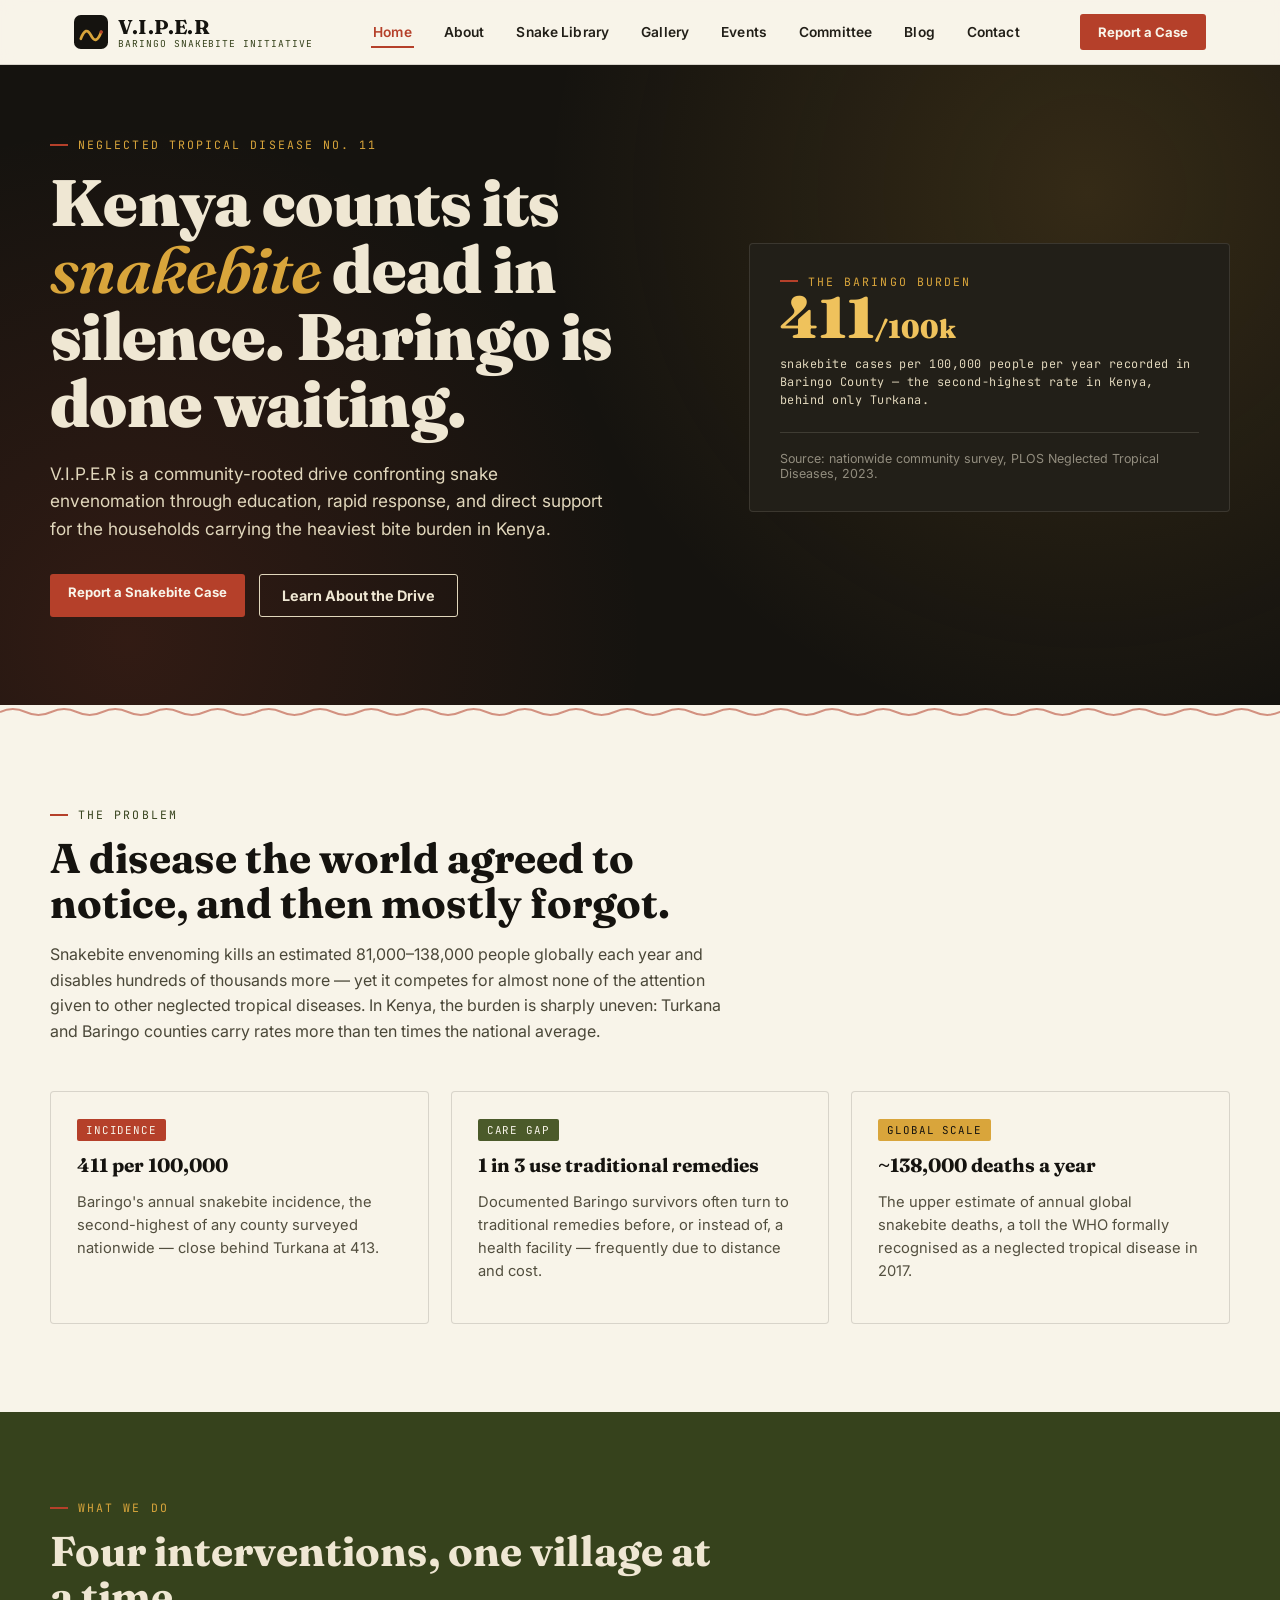
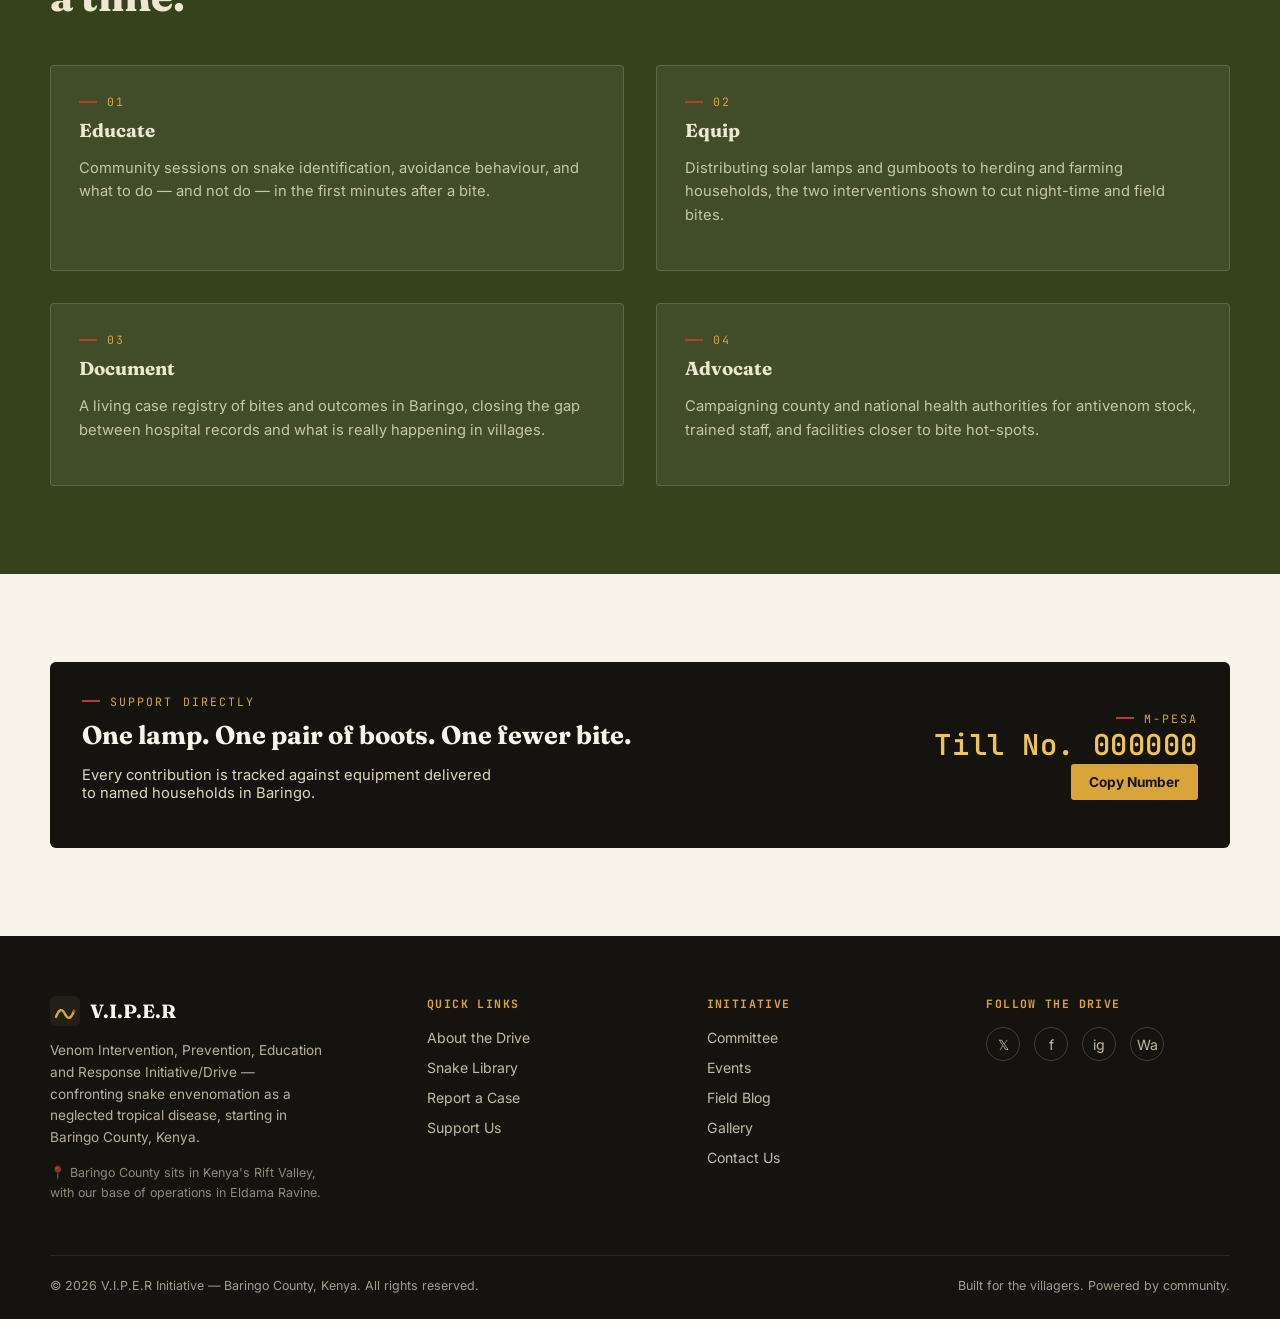
<file: index.html>
<!DOCTYPE html>
<html lang="en">
<head>
<meta charset="UTF-8">
<meta name="viewport" content="width=device-width, initial-scale=1.0">
<title>Home — V.I.P.E.R | Venom Intervention, Prevention, Education and Response</title>
<link rel="icon" href="data:image/svg+xml,%3Csvg xmlns='http://www.w3.org/2000/svg' viewBox='0 0 100 100'%3E%3Crect width='100' height='100' rx='20' fill='%231C1A14'/%3E%3Cpath d='M20 70 Q35 30 50 60 Q65 90 80 50' stroke='%23D9A53B' stroke-width='8' fill='none' stroke-linecap='round'/%3E%3Ccircle cx='80' cy='50' r='5' fill='%23B5402A'/%3E%3C/svg%3E">
<link rel="preconnect" href="https://fonts.googleapis.com">
<link rel="preconnect" href="https://fonts.gstatic.com" crossorigin>
<link href="https://fonts.googleapis.com/css2?family=Fraunces:ital,opsz,wght@0,9..144,400;0,9..144,600;0,9..144,700;0,9..144,900;1,9..144,500&family=Inter:wght@400;500;600;700;800&family=JetBrains+Mono:wght@400;500;600&display=swap" rel="stylesheet">
<link rel="stylesheet" href="styles.css">
</head>
<body>

<header class="site">
  <div class="nav-wrap">
    <a href="index.html" class="brand">
      <svg class="brand-mark" viewBox="0 0 100 100"><rect width="100" height="100" rx="20" fill="#15130F"/><path d="M20 70 Q35 30 50 60 Q65 90 80 50" stroke="#D9A53B" stroke-width="8" fill="none" stroke-linecap="round"/><circle cx="80" cy="50" r="5" fill="#B5402A"/></svg>
      <span>
        <span class="brand-text">V.I.P.E.R</span>
        <span class="brand-sub">Baringo Snakebite Initiative</span>
      </span>
    </a>
    <nav class="primary" id="primaryNav">
      <a href="index.html" class="active">Home</a>
      <a href="about.html">About</a>
      <a href="learn.html">Snake Library</a>
      <a href="gallery.html">Gallery</a>
      <a href="events.html">Events</a>
      <a href="committee.html">Committee</a>
      <a href="blog.html">Blog</a>
      <a href="contact.html">Contact</a>
    </nav>
    <a href="report.html" class="cta-pill header-cta">Report a Case</a>
    <button class="burger" id="burgerBtn" aria-label="Toggle menu" aria-expanded="false">
      <span></span><span></span><span></span>
    </button>
  </div>
</header>

<div class="mobile-menu" id="mobileMenu">
  <nav>
    <a href="index.html" class="active">Home</a>
    <a href="about.html">About</a>
    <a href="learn.html">Snake Library</a>
    <a href="gallery.html">Gallery</a>
    <a href="events.html">Events</a>
    <a href="committee.html">Committee</a>
    <a href="blog.html">Blog</a>
    <a href="support.html">Support Us</a>
    <a href="contact.html">Contact</a>
  </nav>
  <a href="report.html" class="cta-pill">Report a Case</a>
</div>

<main id="app"></main>

<footer>
  <div class="footer-grid">
    <div>
      <div class="footer-brand">
        <svg width="30" height="30" viewBox="0 0 100 100"><rect width="100" height="100" rx="20" fill="#221F18"/><path d="M20 70 Q35 30 50 60 Q65 90 80 50" stroke="#D9A53B" stroke-width="8" fill="none" stroke-linecap="round"/><circle cx="80" cy="50" r="5" fill="#B5402A"/></svg>
        <span>V.I.P.E.R</span>
      </div>
      <p style="font-size:0.85rem; line-height:1.6; max-width:280px; opacity:0.8;">Venom Intervention, Prevention, Education and Response Initiative/Drive — confronting snake envenomation as a neglected tropical disease, starting in Baringo County, Kenya.</p>
      <p style="font-size:0.78rem; line-height:1.6; max-width:280px; opacity:0.6; margin-top:10px;">📍 Baringo County sits in Kenya's Rift Valley, with our base of operations in Eldama Ravine.</p>
    </div>
    <div>
      <h5>Quick Links</h5>
      <ul>
        <li><a href="about.html">About the Drive</a></li>
        <li><a href="learn.html">Snake Library</a></li>
        <li><a href="report.html">Report a Case</a></li>
        <li><a href="support.html">Support Us</a></li>
      </ul>
    </div>
    <div>
      <h5>Initiative</h5>
      <ul>
        <li><a href="committee.html">Committee</a></li>
        <li><a href="events.html">Events</a></li>
        <li><a href="blog.html">Field Blog</a></li>
        <li><a href="gallery.html">Gallery</a></li>
        <li><a href="contact.html">Contact Us</a></li>
      </ul>
    </div>
    <div>
      <h5>Follow the Drive</h5>
      <div class="socials">
  <a href="https://x.com" target="_blank" rel="noopener" aria-label="X / Twitter">𝕏</a>
        <a href="https://www.facebook.com/61585497480154/posts/122105834745183249/?app=fbl" target="_blank" rel="noopener" aria-label="Facebook">f</a>
        <a href="https://www.instagram.com/iss_quah?igsh=NGh1MmR4NGZmM2Ns" target="_blank" rel="noopener" aria-label="Instagram">ig</a>
        <a href="https://api.whatsapp.com/send?phone=%2B254724151206"><i class="fab fa-whatsapp"></i> Wa</a>
      </div>
    </div>
  </div>
  <div class="footer-bottom">
    <span>© 2026 V.I.P.E.R Initiative — Baringo County, Kenya. All rights reserved.</span>
    <span>Built for the villagers. Powered by community.</span>
  </div>
</footer>

<div id="loginOverlay">
  <div class="admin-panel" style="max-width:380px;">
    <div class="admin-head">
      <h3>Admin Login</h3>
      <button class="admin-close" id="loginCloseBtn">&times;</button>
    </div>
    <div class="admin-body">
      <div class="admin-row"><label>Username</label><input id="loginUser" type="text" autocomplete="username"></div>
      <div class="admin-row"><label>Password</label><input id="loginPass" type="password" autocomplete="current-password"></div>
      <p id="loginError" style="color:var(--rust); font-size:0.82rem; display:none;">Incorrect username or password.</p>
    </div>
    <div class="admin-actions">
      <button class="btn-solid" id="loginSubmitBtn">Log in</button>
    </div>
  </div>
</div>

<div id="adminOverlay">
  <div class="admin-panel" style="max-width:920px;">
    <div class="admin-head">
      <h3>VIPER Admin Dashboard</h3>
      <button class="admin-close" id="adminCloseBtn">&times;</button>
    </div>
    <div class="admin-tabs" id="adminTabs"></div>
    <p class="admin-hint">Edit a section below and save it — changes apply immediately across the live site.</p>
    <div class="admin-body" id="adminBody"></div>
    <div class="admin-actions">
      <button class="btn-solid olive" id="adminResetAllBtn" type="button">Reset all content to defaults</button>
    </div>
  </div>
</div>
<div class="admin-toast" id="adminToast">Saved.</div>

<script src="common.js"></script>
<script>runPage(pageHome);</script>
</body>
</html>
</file>
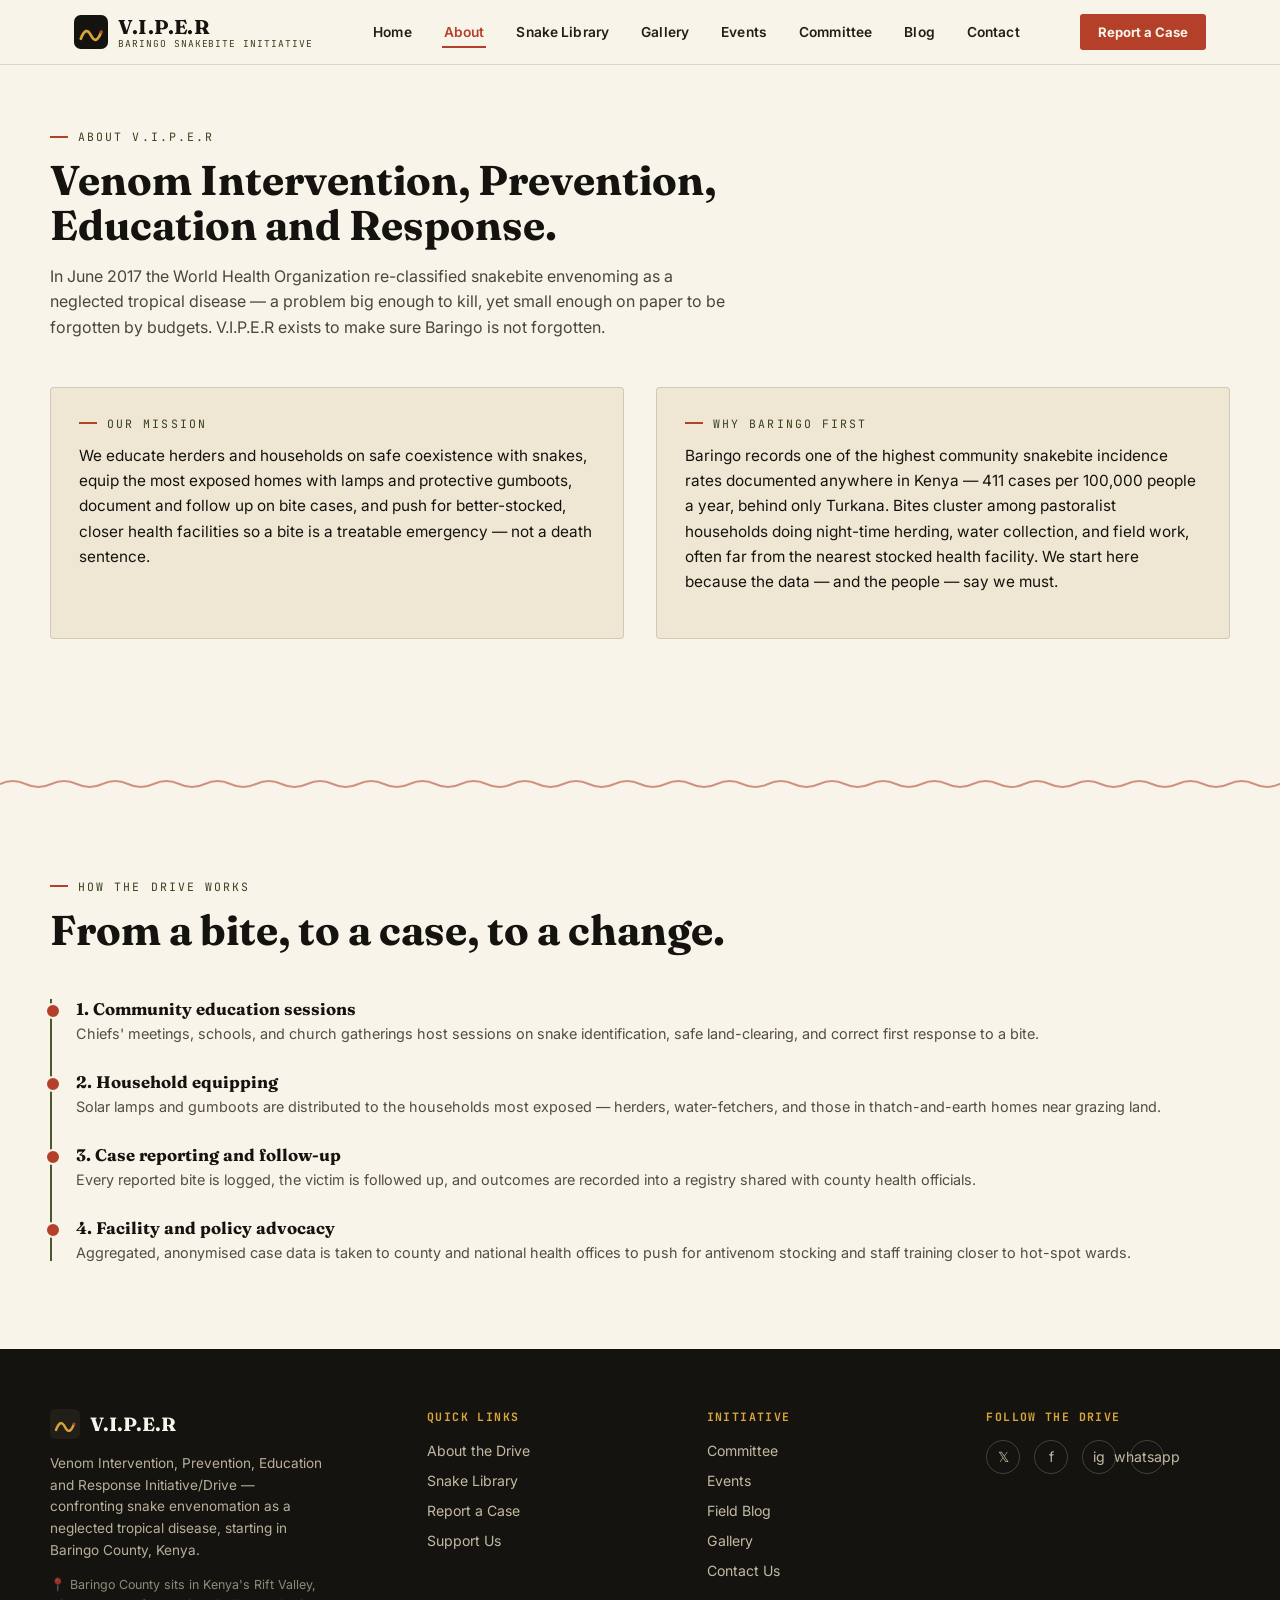
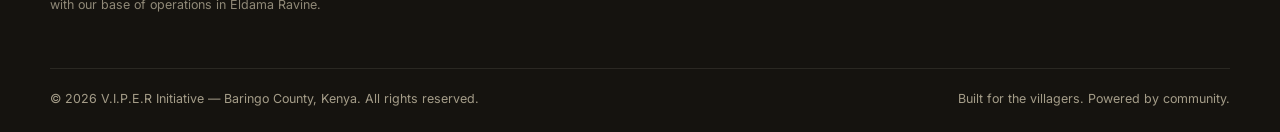
<file: about.html>
<!DOCTYPE html>
<html lang="en">
<head>
<meta charset="UTF-8">
<meta name="viewport" content="width=device-width, initial-scale=1.0">
<title>About — V.I.P.E.R | Venom Intervention, Prevention, Education and Response</title>
<link rel="icon" href="data:image/svg+xml,%3Csvg xmlns='http://www.w3.org/2000/svg' viewBox='0 0 100 100'%3E%3Crect width='100' height='100' rx='20' fill='%231C1A14'/%3E%3Cpath d='M20 70 Q35 30 50 60 Q65 90 80 50' stroke='%23D9A53B' stroke-width='8' fill='none' stroke-linecap='round'/%3E%3Ccircle cx='80' cy='50' r='5' fill='%23B5402A'/%3E%3C/svg%3E">
<link rel="preconnect" href="https://fonts.googleapis.com">
<link rel="preconnect" href="https://fonts.gstatic.com" crossorigin>
<link href="https://fonts.googleapis.com/css2?family=Fraunces:ital,opsz,wght@0,9..144,400;0,9..144,600;0,9..144,700;0,9..144,900;1,9..144,500&family=Inter:wght@400;500;600;700;800&family=JetBrains+Mono:wght@400;500;600&display=swap" rel="stylesheet">
<link rel="stylesheet" href="styles.css">
</head>
<body>

<header class="site">
  <div class="nav-wrap">
    <a href="index.html" class="brand">
      <svg class="brand-mark" viewBox="0 0 100 100"><rect width="100" height="100" rx="20" fill="#15130F"/><path d="M20 70 Q35 30 50 60 Q65 90 80 50" stroke="#D9A53B" stroke-width="8" fill="none" stroke-linecap="round"/><circle cx="80" cy="50" r="5" fill="#B5402A"/></svg>
      <span>
        <span class="brand-text">V.I.P.E.R</span>
        <span class="brand-sub">Baringo Snakebite Initiative</span>
      </span>
    </a>
    <nav class="primary" id="primaryNav">
      <a href="index.html">Home</a>
      <a href="about.html" class="active">About</a>
      <a href="learn.html">Snake Library</a>
      <a href="gallery.html">Gallery</a>
      <a href="events.html">Events</a>
      <a href="committee.html">Committee</a>
      <a href="blog.html">Blog</a>
      <a href="contact.html">Contact</a>
    </nav>
    <a href="report.html" class="cta-pill header-cta">Report a Case</a>
    <button class="burger" id="burgerBtn" aria-label="Toggle menu" aria-expanded="false">
      <span></span><span></span><span></span>
    </button>
  </div>
</header>

<div class="mobile-menu" id="mobileMenu">
  <nav>
    <a href="index.html">Home</a>
    <a href="about.html" class="active">About</a>
    <a href="learn.html">Snake Library</a>
    <a href="gallery.html">Gallery</a>
    <a href="events.html">Events</a>
    <a href="committee.html">Committee</a>
    <a href="blog.html">Blog</a>
    <a href="support.html">Support Us</a>
    <a href="contact.html">Contact</a>
  </nav>
  <a href="report.html" class="cta-pill">Report a Case</a>
</div>

<main id="app"></main>

<footer>
  <div class="footer-grid">
    <div>
      <div class="footer-brand">
        <svg width="30" height="30" viewBox="0 0 100 100"><rect width="100" height="100" rx="20" fill="#221F18"/><path d="M20 70 Q35 30 50 60 Q65 90 80 50" stroke="#D9A53B" stroke-width="8" fill="none" stroke-linecap="round"/><circle cx="80" cy="50" r="5" fill="#B5402A"/></svg>
        <span>V.I.P.E.R</span>
      </div>
      <p style="font-size:0.85rem; line-height:1.6; max-width:280px; opacity:0.8;">Venom Intervention, Prevention, Education and Response Initiative/Drive — confronting snake envenomation as a neglected tropical disease, starting in Baringo County, Kenya.</p>
      <p style="font-size:0.78rem; line-height:1.6; max-width:280px; opacity:0.6; margin-top:10px;">📍 Baringo County sits in Kenya's Rift Valley, with our base of operations in Eldama Ravine.</p>
    </div>
    <div>
      <h5>Quick Links</h5>
      <ul>
        <li><a href="about.html">About the Drive</a></li>
        <li><a href="learn.html">Snake Library</a></li>
        <li><a href="report.html">Report a Case</a></li>
        <li><a href="support.html">Support Us</a></li>
      </ul>
    </div>
    <div>
      <h5>Initiative</h5>
      <ul>
        <li><a href="committee.html">Committee</a></li>
        <li><a href="events.html">Events</a></li>
        <li><a href="blog.html">Field Blog</a></li>
        <li><a href="gallery.html">Gallery</a></li>
        <li><a href="contact.html">Contact Us</a></li>
      </ul>
    </div>
    <div>
      <h5>Follow the Drive</h5>
      <div class="socials">
  <a href="https://x.com" target="_blank" rel="noopener" aria-label="X / Twitter">𝕏</a>
        <a href="https://www.facebook.com/61585497480154/posts/122105834745183249/?app=fbl" target="_blank" rel="noopener" aria-label="Facebook">f</a>
        <a href="https://www.instagram.com/iss_quah?igsh=NGh1MmR4NGZmM2Ns" target="_blank" rel="noopener" aria-label="Instagram">ig</a>
        <a href="https://api.whatsapp.com/send?phone=%2B254724151206"><i class="fab fa-whatsapp"></i> whatsapp</a>
      </div>
    </div>
  </div>
  <div class="footer-bottom">
    <span>© 2026 V.I.P.E.R Initiative — Baringo County, Kenya. All rights reserved.</span>
    <span>Built for the villagers. Powered by community.</span>
  </div>
</footer>

<div id="loginOverlay">
  <div class="admin-panel" style="max-width:380px;">
    <div class="admin-head">
      <h3>Admin Login</h3>
      <button class="admin-close" id="loginCloseBtn">&times;</button>
    </div>
    <div class="admin-body">
      <div class="admin-row"><label>Username</label><input id="loginUser" type="text" autocomplete="username"></div>
      <div class="admin-row"><label>Password</label><input id="loginPass" type="password" autocomplete="current-password"></div>
      <p id="loginError" style="color:var(--rust); font-size:0.82rem; display:none;">Incorrect username or password.</p>
    </div>
    <div class="admin-actions">
      <button class="btn-solid" id="loginSubmitBtn">Log in</button>
    </div>
  </div>
</div>

<div id="adminOverlay">
  <div class="admin-panel" style="max-width:920px;">
    <div class="admin-head">
      <h3>VIPER Admin Dashboard</h3>
      <button class="admin-close" id="adminCloseBtn">&times;</button>
    </div>
    <div class="admin-tabs" id="adminTabs"></div>
    <p class="admin-hint">Edit a section below and save it — changes apply immediately across the live site.</p>
    <div class="admin-body" id="adminBody"></div>
    <div class="admin-actions">
      <button class="btn-solid olive" id="adminResetAllBtn" type="button">Reset all content to defaults</button>
    </div>
  </div>
</div>
<div class="admin-toast" id="adminToast">Saved.</div>

<script src="common.js"></script>
<script>runPage(pageAbout);</script>
</body>
</html>
</file>
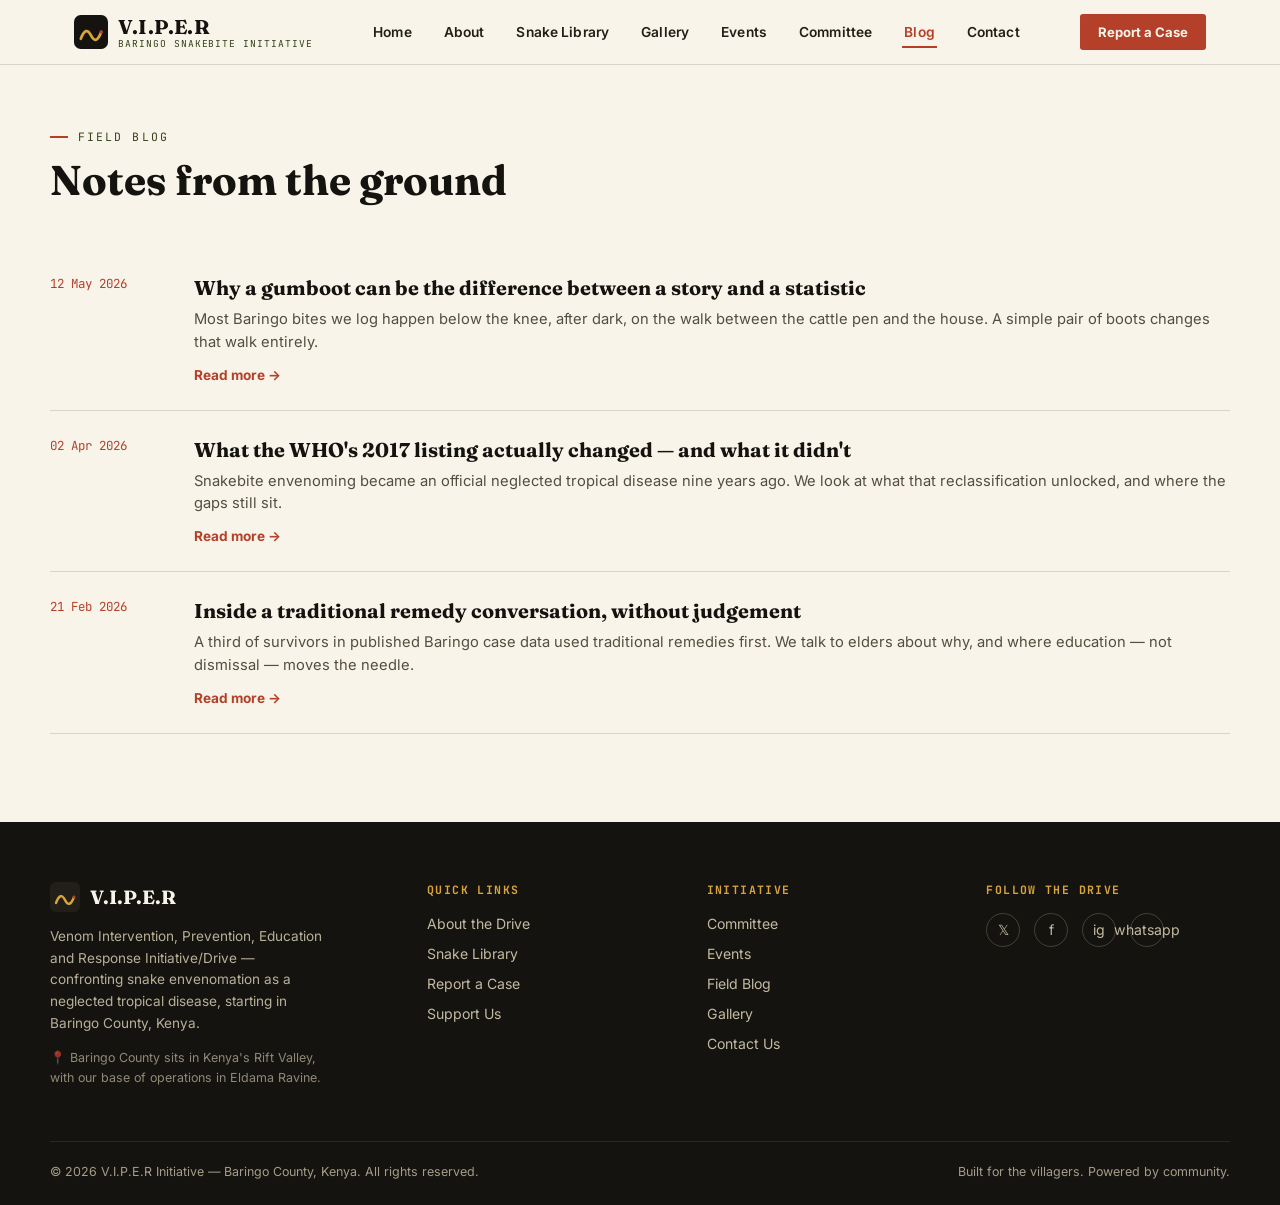
<file: blog.html>
<!DOCTYPE html>
<html lang="en">
<head>
<meta charset="UTF-8">
<meta name="viewport" content="width=device-width, initial-scale=1.0">
<title>Blog — V.I.P.E.R | Venom Intervention, Prevention, Education and Response</title>
<link rel="icon" href="data:image/svg+xml,%3Csvg xmlns='http://www.w3.org/2000/svg' viewBox='0 0 100 100'%3E%3Crect width='100' height='100' rx='20' fill='%231C1A14'/%3E%3Cpath d='M20 70 Q35 30 50 60 Q65 90 80 50' stroke='%23D9A53B' stroke-width='8' fill='none' stroke-linecap='round'/%3E%3Ccircle cx='80' cy='50' r='5' fill='%23B5402A'/%3E%3C/svg%3E">
<link rel="preconnect" href="https://fonts.googleapis.com">
<link rel="preconnect" href="https://fonts.gstatic.com" crossorigin>
<link href="https://fonts.googleapis.com/css2?family=Fraunces:ital,opsz,wght@0,9..144,400;0,9..144,600;0,9..144,700;0,9..144,900;1,9..144,500&family=Inter:wght@400;500;600;700;800&family=JetBrains+Mono:wght@400;500;600&display=swap" rel="stylesheet">
<link rel="stylesheet" href="styles.css">
</head>
<body>

<header class="site">
  <div class="nav-wrap">
    <a href="index.html" class="brand">
      <svg class="brand-mark" viewBox="0 0 100 100"><rect width="100" height="100" rx="20" fill="#15130F"/><path d="M20 70 Q35 30 50 60 Q65 90 80 50" stroke="#D9A53B" stroke-width="8" fill="none" stroke-linecap="round"/><circle cx="80" cy="50" r="5" fill="#B5402A"/></svg>
      <span>
        <span class="brand-text">V.I.P.E.R</span>
        <span class="brand-sub">Baringo Snakebite Initiative</span>
      </span>
    </a>
    <nav class="primary" id="primaryNav">
      <a href="index.html">Home</a>
      <a href="about.html">About</a>
      <a href="learn.html">Snake Library</a>
      <a href="gallery.html">Gallery</a>
      <a href="events.html">Events</a>
      <a href="committee.html">Committee</a>
      <a href="blog.html" class="active">Blog</a>
      <a href="contact.html">Contact</a>
    </nav>
    <a href="report.html" class="cta-pill header-cta">Report a Case</a>
    <button class="burger" id="burgerBtn" aria-label="Toggle menu" aria-expanded="false">
      <span></span><span></span><span></span>
    </button>
  </div>
</header>

<div class="mobile-menu" id="mobileMenu">
  <nav>
    <a href="index.html">Home</a>
    <a href="about.html">About</a>
    <a href="learn.html">Snake Library</a>
    <a href="gallery.html">Gallery</a>
    <a href="events.html">Events</a>
    <a href="committee.html">Committee</a>
    <a href="blog.html" class="active">Blog</a>
    <a href="support.html">Support Us</a>
    <a href="contact.html">Contact</a>
  </nav>
  <a href="report.html" class="cta-pill">Report a Case</a>
</div>

<main id="app"></main>

<footer>
  <div class="footer-grid">
    <div>
      <div class="footer-brand">
        <svg width="30" height="30" viewBox="0 0 100 100"><rect width="100" height="100" rx="20" fill="#221F18"/><path d="M20 70 Q35 30 50 60 Q65 90 80 50" stroke="#D9A53B" stroke-width="8" fill="none" stroke-linecap="round"/><circle cx="80" cy="50" r="5" fill="#B5402A"/></svg>
        <span>V.I.P.E.R</span>
      </div>
      <p style="font-size:0.85rem; line-height:1.6; max-width:280px; opacity:0.8;">Venom Intervention, Prevention, Education and Response Initiative/Drive — confronting snake envenomation as a neglected tropical disease, starting in Baringo County, Kenya.</p>
      <p style="font-size:0.78rem; line-height:1.6; max-width:280px; opacity:0.6; margin-top:10px;">📍 Baringo County sits in Kenya's Rift Valley, with our base of operations in Eldama Ravine.</p>
    </div>
    <div>
      <h5>Quick Links</h5>
      <ul>
        <li><a href="about.html">About the Drive</a></li>
        <li><a href="learn.html">Snake Library</a></li>
        <li><a href="report.html">Report a Case</a></li>
        <li><a href="support.html">Support Us</a></li>
      </ul>
    </div>
    <div>
      <h5>Initiative</h5>
      <ul>
        <li><a href="committee.html">Committee</a></li>
        <li><a href="events.html">Events</a></li>
        <li><a href="blog.html">Field Blog</a></li>
        <li><a href="gallery.html">Gallery</a></li>
        <li><a href="contact.html">Contact Us</a></li>
      </ul>
    </div>
    <div>
      <h5>Follow the Drive</h5>
      <div class="socials">
  <a href="https://x.com" target="_blank" rel="noopener" aria-label="X / Twitter">𝕏</a>
        <a href="https://www.facebook.com/61585497480154/posts/122105834745183249/?app=fbl" target="_blank" rel="noopener" aria-label="Facebook">f</a>
        <a href="https://www.instagram.com/iss_quah?igsh=NGh1MmR4NGZmM2Ns" target="_blank" rel="noopener" aria-label="Instagram">ig</a>
        <a href="https://api.whatsapp.com/send?phone=%2B254724151206"><i class="fab fa-whatsapp"></i> whatsapp</a>
      </div>
    </div>
  </div>
  <div class="footer-bottom">
    <span>© 2026 V.I.P.E.R Initiative — Baringo County, Kenya. All rights reserved.</span>
    <span>Built for the villagers. Powered by community.</span>
  </div>
</footer>

<div id="loginOverlay">
  <div class="admin-panel" style="max-width:380px;">
    <div class="admin-head">
      <h3>Admin Login</h3>
      <button class="admin-close" id="loginCloseBtn">&times;</button>
    </div>
    <div class="admin-body">
      <div class="admin-row"><label>Username</label><input id="loginUser" type="text" autocomplete="username"></div>
      <div class="admin-row"><label>Password</label><input id="loginPass" type="password" autocomplete="current-password"></div>
      <p id="loginError" style="color:var(--rust); font-size:0.82rem; display:none;">Incorrect username or password.</p>
    </div>
    <div class="admin-actions">
      <button class="btn-solid" id="loginSubmitBtn">Log in</button>
    </div>
  </div>
</div>

<div id="adminOverlay">
  <div class="admin-panel" style="max-width:920px;">
    <div class="admin-head">
      <h3>VIPER Admin Dashboard</h3>
      <button class="admin-close" id="adminCloseBtn">&times;</button>
    </div>
    <div class="admin-tabs" id="adminTabs"></div>
    <p class="admin-hint">Edit a section below and save it — changes apply immediately across the live site.</p>
    <div class="admin-body" id="adminBody"></div>
    <div class="admin-actions">
      <button class="btn-solid olive" id="adminResetAllBtn" type="button">Reset all content to defaults</button>
    </div>
  </div>
</div>
<div class="admin-toast" id="adminToast">Saved.</div>

<script src="common.js"></script>
<script>runPage(pageBlog);</script>
</body>
</html>
</file>
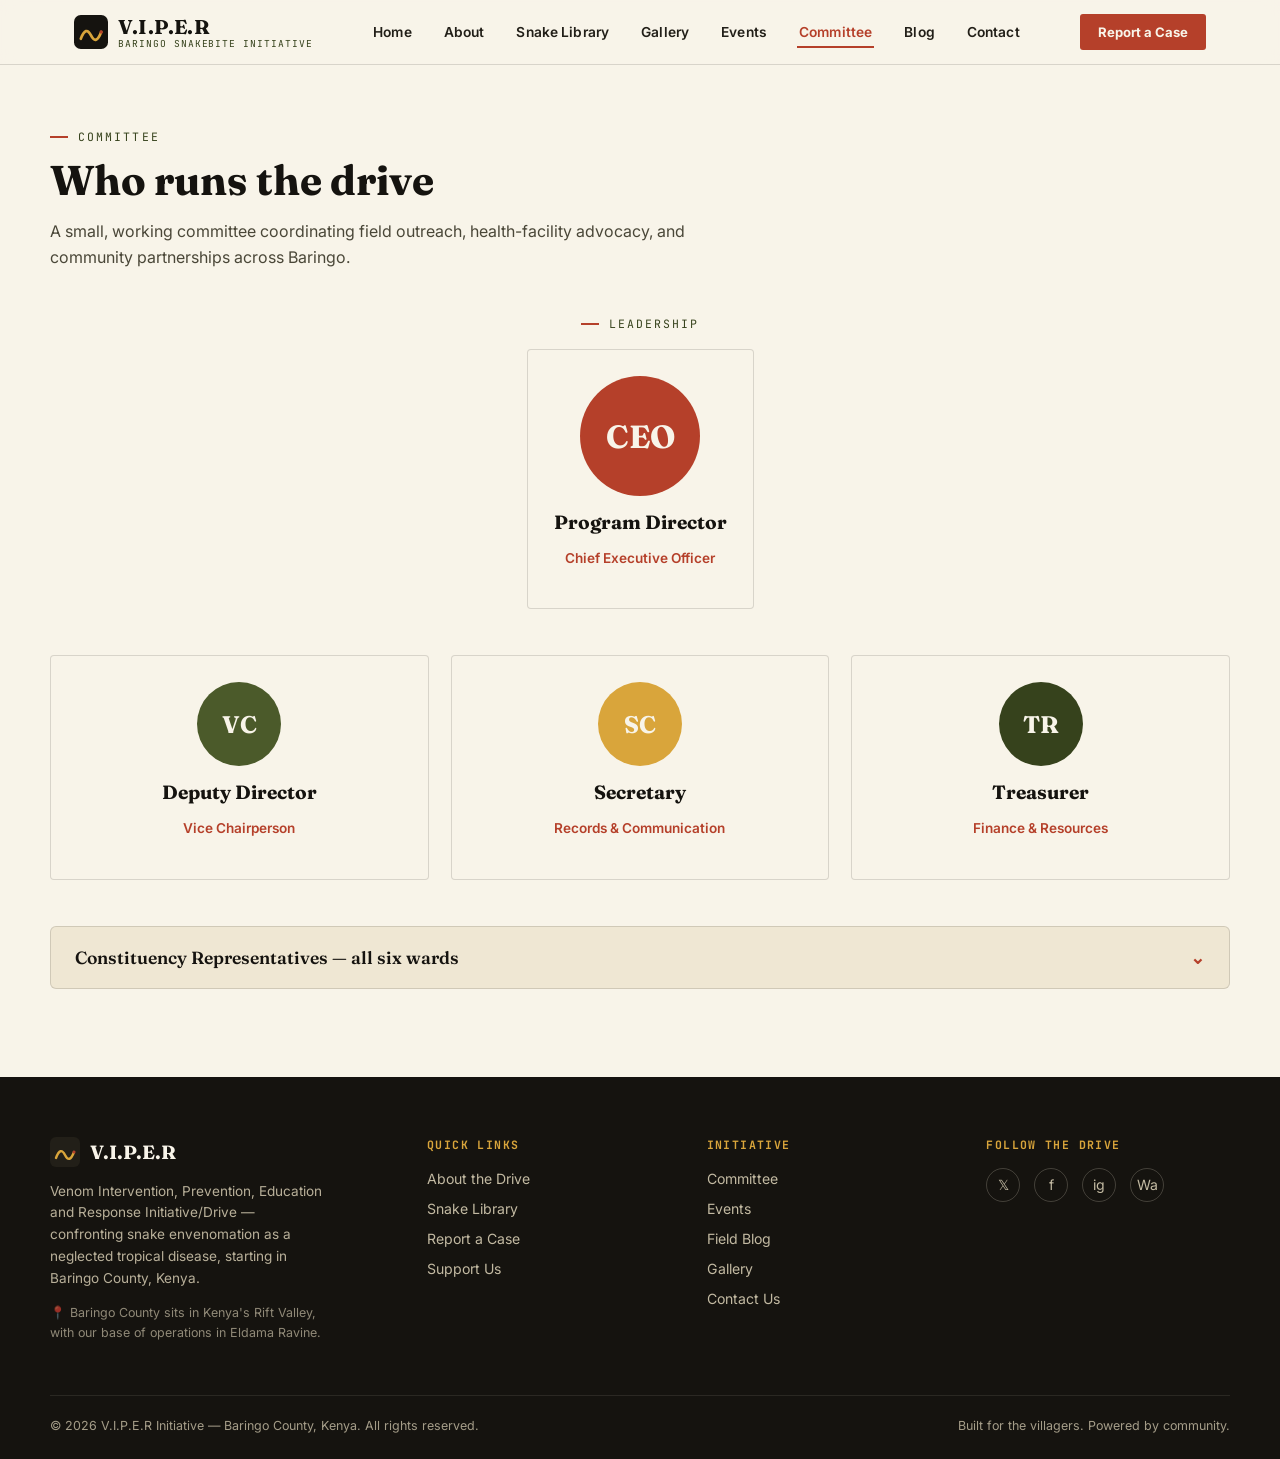
<file: committee.html>
<!DOCTYPE html>
<html lang="en">
<head>
<meta charset="UTF-8">
<meta name="viewport" content="width=device-width, initial-scale=1.0">
<title>Committee — V.I.P.E.R | Venom Intervention, Prevention, Education and Response</title>
<link rel="icon" href="data:image/svg+xml,%3Csvg xmlns='http://www.w3.org/2000/svg' viewBox='0 0 100 100'%3E%3Crect width='100' height='100' rx='20' fill='%231C1A14'/%3E%3Cpath d='M20 70 Q35 30 50 60 Q65 90 80 50' stroke='%23D9A53B' stroke-width='8' fill='none' stroke-linecap='round'/%3E%3Ccircle cx='80' cy='50' r='5' fill='%23B5402A'/%3E%3C/svg%3E">
<link rel="preconnect" href="https://fonts.googleapis.com">
<link rel="preconnect" href="https://fonts.gstatic.com" crossorigin>
<link href="https://fonts.googleapis.com/css2?family=Fraunces:ital,opsz,wght@0,9..144,400;0,9..144,600;0,9..144,700;0,9..144,900;1,9..144,500&family=Inter:wght@400;500;600;700;800&family=JetBrains+Mono:wght@400;500;600&display=swap" rel="stylesheet">
<link rel="stylesheet" href="styles.css">
</head>
<body>

<header class="site">
  <div class="nav-wrap">
    <a href="index.html" class="brand">
      <svg class="brand-mark" viewBox="0 0 100 100"><rect width="100" height="100" rx="20" fill="#15130F"/><path d="M20 70 Q35 30 50 60 Q65 90 80 50" stroke="#D9A53B" stroke-width="8" fill="none" stroke-linecap="round"/><circle cx="80" cy="50" r="5" fill="#B5402A"/></svg>
      <span>
        <span class="brand-text">V.I.P.E.R</span>
        <span class="brand-sub">Baringo Snakebite Initiative</span>
      </span>
    </a>
    <nav class="primary" id="primaryNav">
      <a href="index.html">Home</a>
      <a href="about.html">About</a>
      <a href="learn.html">Snake Library</a>
      <a href="gallery.html">Gallery</a>
      <a href="events.html">Events</a>
      <a href="committee.html" class="active">Committee</a>
      <a href="blog.html">Blog</a>
      <a href="contact.html">Contact</a>
    </nav>
    <a href="report.html" class="cta-pill header-cta">Report a Case</a>
    <button class="burger" id="burgerBtn" aria-label="Toggle menu" aria-expanded="false">
      <span></span><span></span><span></span>
    </button>
  </div>
</header>

<div class="mobile-menu" id="mobileMenu">
  <nav>
    <a href="index.html">Home</a>
    <a href="about.html">About</a>
    <a href="learn.html">Snake Library</a>
    <a href="gallery.html">Gallery</a>
    <a href="events.html">Events</a>
    <a href="committee.html" class="active">Committee</a>
    <a href="blog.html">Blog</a>
    <a href="support.html">Support Us</a>
    <a href="contact.html">Contact</a>
  </nav>
  <a href="report.html" class="cta-pill">Report a Case</a>
</div>

<main id="app"></main>

<footer>
  <div class="footer-grid">
    <div>
      <div class="footer-brand">
        <svg width="30" height="30" viewBox="0 0 100 100"><rect width="100" height="100" rx="20" fill="#221F18"/><path d="M20 70 Q35 30 50 60 Q65 90 80 50" stroke="#D9A53B" stroke-width="8" fill="none" stroke-linecap="round"/><circle cx="80" cy="50" r="5" fill="#B5402A"/></svg>
        <span>V.I.P.E.R</span>
      </div>
      <p style="font-size:0.85rem; line-height:1.6; max-width:280px; opacity:0.8;">Venom Intervention, Prevention, Education and Response Initiative/Drive — confronting snake envenomation as a neglected tropical disease, starting in Baringo County, Kenya.</p>
      <p style="font-size:0.78rem; line-height:1.6; max-width:280px; opacity:0.6; margin-top:10px;">📍 Baringo County sits in Kenya's Rift Valley, with our base of operations in Eldama Ravine.</p>
    </div>
    <div>
      <h5>Quick Links</h5>
      <ul>
        <li><a href="about.html">About the Drive</a></li>
        <li><a href="learn.html">Snake Library</a></li>
        <li><a href="report.html">Report a Case</a></li>
        <li><a href="support.html">Support Us</a></li>
      </ul>
    </div>
    <div>
      <h5>Initiative</h5>
      <ul>
        <li><a href="committee.html">Committee</a></li>
        <li><a href="events.html">Events</a></li>
        <li><a href="blog.html">Field Blog</a></li>
        <li><a href="gallery.html">Gallery</a></li>
        <li><a href="contact.html">Contact Us</a></li>
      </ul>
    </div>
    <div>
      <h5>Follow the Drive</h5>
      <div class="socials">
        <a href="https://x.com" target="_blank" rel="noopener" aria-label="X / Twitter">𝕏</a>
        <a href="https://www.facebook.com/61585497480154/posts/122105834745183249/?app=fbl" target="_blank" rel="noopener" aria-label="Facebook">f</a>
        <a href="https://www.instagram.com/iss_quah?igsh=NGh1MmR4NGZmM2Ns" target="_blank" rel="noopener" aria-label="Instagram">ig</a>
        <a href="https://api.whatsapp.com/send?phone=%2B254724151206"><i class="fab fa-whatsapp"></i> Wa</a>
      </div>
    </div>
  </div>
  <div class="footer-bottom">
    <span>© 2026 V.I.P.E.R Initiative — Baringo County, Kenya. All rights reserved.</span>
    <span>Built for the villagers. Powered by community.</span>
  </div>
</footer>

<div id="loginOverlay">
  <div class="admin-panel" style="max-width:380px;">
    <div class="admin-head">
      <h3>Admin Login</h3>
      <button class="admin-close" id="loginCloseBtn">&times;</button>
    </div>
    <div class="admin-body">
      <div class="admin-row"><label>Username</label><input id="loginUser" type="text" autocomplete="username"></div>
      <div class="admin-row"><label>Password</label><input id="loginPass" type="password" autocomplete="current-password"></div>
      <p id="loginError" style="color:var(--rust); font-size:0.82rem; display:none;">Incorrect username or password.</p>
    </div>
    <div class="admin-actions">
      <button class="btn-solid" id="loginSubmitBtn">Log in</button>
    </div>
  </div>
</div>

<div id="adminOverlay">
  <div class="admin-panel" style="max-width:920px;">
    <div class="admin-head">
      <h3>VIPER Admin Dashboard</h3>
      <button class="admin-close" id="adminCloseBtn">&times;</button>
    </div>
    <div class="admin-tabs" id="adminTabs"></div>
    <p class="admin-hint">Edit a section below and save it — changes apply immediately across the live site.</p>
    <div class="admin-body" id="adminBody"></div>
    <div class="admin-actions">
      <button class="btn-solid olive" id="adminResetAllBtn" type="button">Reset all content to defaults</button>
    </div>
  </div>
</div>
<div class="admin-toast" id="adminToast">Saved.</div>

<script src="common.js"></script>
<script>runPage(pageCommittee);</script>
</body>
</html>
</file>
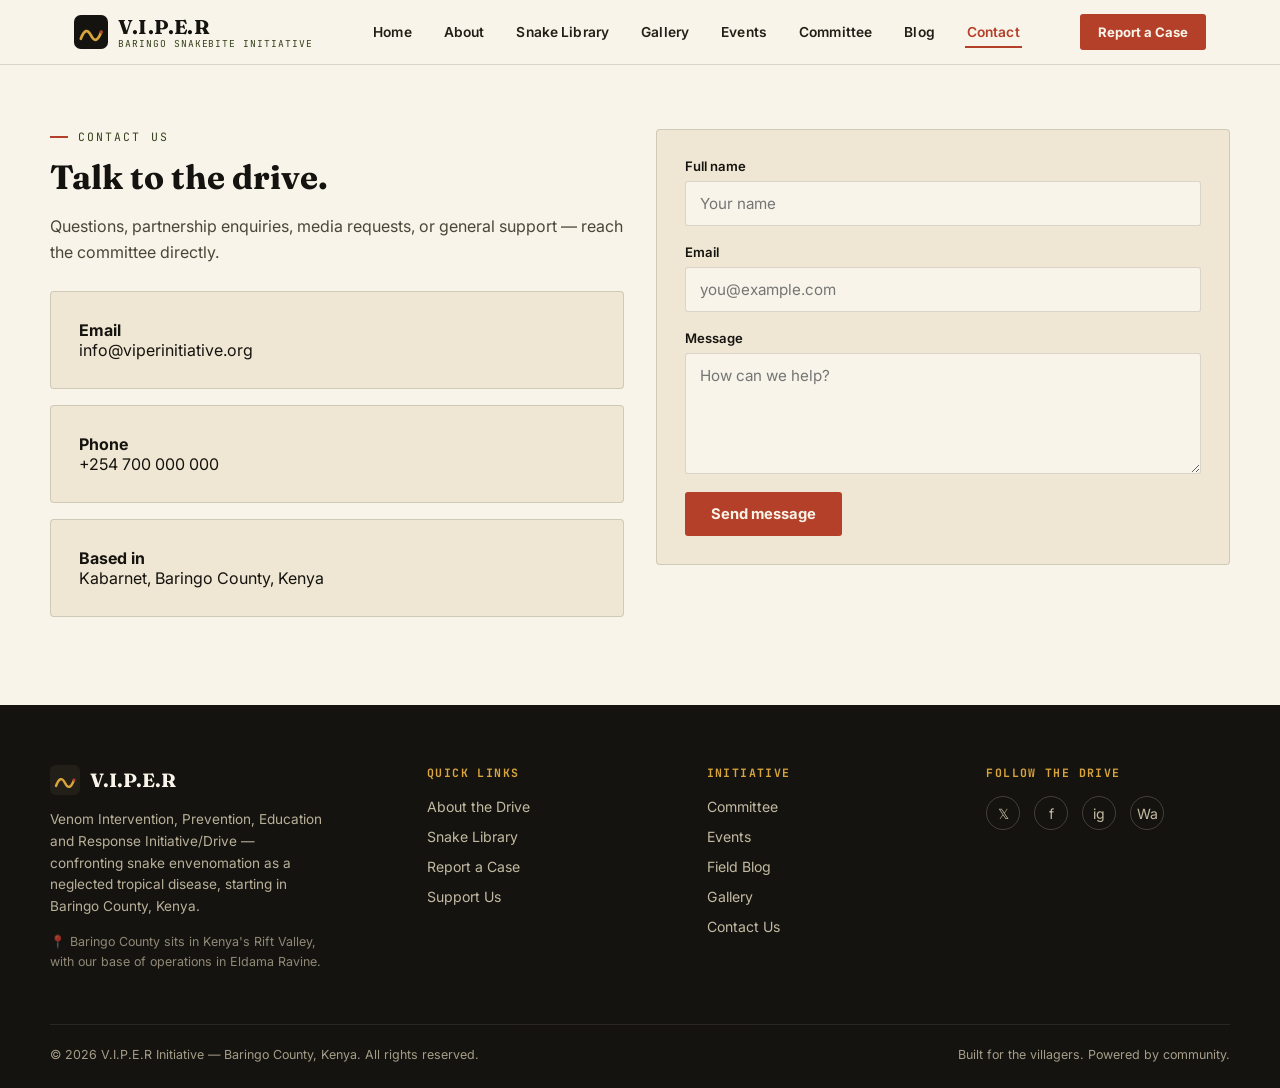
<file: contact.html>
<!DOCTYPE html>
<html lang="en">
<head>
<meta charset="UTF-8">
<meta name="viewport" content="width=device-width, initial-scale=1.0">
<title>Contact — V.I.P.E.R | Venom Intervention, Prevention, Education and Response</title>
<link rel="icon" href="data:image/svg+xml,%3Csvg xmlns='http://www.w3.org/2000/svg' viewBox='0 0 100 100'%3E%3Crect width='100' height='100' rx='20' fill='%231C1A14'/%3E%3Cpath d='M20 70 Q35 30 50 60 Q65 90 80 50' stroke='%23D9A53B' stroke-width='8' fill='none' stroke-linecap='round'/%3E%3Ccircle cx='80' cy='50' r='5' fill='%23B5402A'/%3E%3C/svg%3E">
<link rel="preconnect" href="https://fonts.googleapis.com">
<link rel="preconnect" href="https://fonts.gstatic.com" crossorigin>
<link href="https://fonts.googleapis.com/css2?family=Fraunces:ital,opsz,wght@0,9..144,400;0,9..144,600;0,9..144,700;0,9..144,900;1,9..144,500&family=Inter:wght@400;500;600;700;800&family=JetBrains+Mono:wght@400;500;600&display=swap" rel="stylesheet">
<link rel="stylesheet" href="styles.css">
</head>
<body>

<header class="site">
  <div class="nav-wrap">
    <a href="index.html" class="brand">
      <svg class="brand-mark" viewBox="0 0 100 100"><rect width="100" height="100" rx="20" fill="#15130F"/><path d="M20 70 Q35 30 50 60 Q65 90 80 50" stroke="#D9A53B" stroke-width="8" fill="none" stroke-linecap="round"/><circle cx="80" cy="50" r="5" fill="#B5402A"/></svg>
      <span>
        <span class="brand-text">V.I.P.E.R</span>
        <span class="brand-sub">Baringo Snakebite Initiative</span>
      </span>
    </a>
    <nav class="primary" id="primaryNav">
      <a href="index.html">Home</a>
      <a href="about.html">About</a>
      <a href="learn.html">Snake Library</a>
      <a href="gallery.html">Gallery</a>
      <a href="events.html">Events</a>
      <a href="committee.html">Committee</a>
      <a href="blog.html">Blog</a>
      <a href="contact.html" class="active">Contact</a>
    </nav>
    <a href="report.html" class="cta-pill header-cta">Report a Case</a>
    <button class="burger" id="burgerBtn" aria-label="Toggle menu" aria-expanded="false">
      <span></span><span></span><span></span>
    </button>
  </div>
</header>

<div class="mobile-menu" id="mobileMenu">
  <nav>
    <a href="index.html">Home</a>
    <a href="about.html">About</a>
    <a href="learn.html">Snake Library</a>
    <a href="gallery.html">Gallery</a>
    <a href="events.html">Events</a>
    <a href="committee.html">Committee</a>
    <a href="blog.html">Blog</a>
    <a href="support.html">Support Us</a>
    <a href="contact.html" class="active">Contact</a>
  </nav>
  <a href="report.html" class="cta-pill">Report a Case</a>
</div>

<main id="app"></main>

<footer>
  <div class="footer-grid">
    <div>
      <div class="footer-brand">
        <svg width="30" height="30" viewBox="0 0 100 100"><rect width="100" height="100" rx="20" fill="#221F18"/><path d="M20 70 Q35 30 50 60 Q65 90 80 50" stroke="#D9A53B" stroke-width="8" fill="none" stroke-linecap="round"/><circle cx="80" cy="50" r="5" fill="#B5402A"/></svg>
        <span>V.I.P.E.R</span>
      </div>
      <p style="font-size:0.85rem; line-height:1.6; max-width:280px; opacity:0.8;">Venom Intervention, Prevention, Education and Response Initiative/Drive — confronting snake envenomation as a neglected tropical disease, starting in Baringo County, Kenya.</p>
      <p style="font-size:0.78rem; line-height:1.6; max-width:280px; opacity:0.6; margin-top:10px;">📍 Baringo County sits in Kenya's Rift Valley, with our base of operations in Eldama Ravine.</p>
    </div>
    <div>
      <h5>Quick Links</h5>
      <ul>
        <li><a href="about.html">About the Drive</a></li>
        <li><a href="learn.html">Snake Library</a></li>
        <li><a href="report.html">Report a Case</a></li>
        <li><a href="support.html">Support Us</a></li>
      </ul>
    </div>
    <div>
      <h5>Initiative</h5>
      <ul>
        <li><a href="committee.html">Committee</a></li>
        <li><a href="events.html">Events</a></li>
        <li><a href="blog.html">Field Blog</a></li>
        <li><a href="gallery.html">Gallery</a></li>
        <li><a href="contact.html">Contact Us</a></li>
      </ul>
    </div>
    <div>
      <h5>Follow the Drive</h5>
      <div class="socials">
        <a href="https://x.com" target="_blank" rel="noopener" aria-label="X / Twitter">𝕏</a>
        <a href="https://www.facebook.com/61585497480154/posts/122105834745183249/?app=fbl" target="_blank" rel="noopener" aria-label="Facebook">f</a>
        <a href="https://www.instagram.com/iss_quah?igsh=NGh1MmR4NGZmM2Ns" target="_blank" rel="noopener" aria-label="Instagram">ig</a>
        <a href="https://api.whatsapp.com/send?phone=%2B254724151206"><i class="fab fa-whatsapp"></i> Wa</a>
      </div>
    </div>
  </div>
  <div class="footer-bottom">
    <span>© 2026 V.I.P.E.R Initiative — Baringo County, Kenya. All rights reserved.</span>
    <span>Built for the villagers. Powered by community.</span>
  </div>
</footer>

<div id="loginOverlay">
  <div class="admin-panel" style="max-width:380px;">
    <div class="admin-head">
      <h3>Admin Login</h3>
      <button class="admin-close" id="loginCloseBtn">&times;</button>
    </div>
    <div class="admin-body">
      <div class="admin-row"><label>Username</label><input id="loginUser" type="text" autocomplete="username"></div>
      <div class="admin-row"><label>Password</label><input id="loginPass" type="password" autocomplete="current-password"></div>
      <p id="loginError" style="color:var(--rust); font-size:0.82rem; display:none;">Incorrect username or password.</p>
    </div>
    <div class="admin-actions">
      <button class="btn-solid" id="loginSubmitBtn">Log in</button>
    </div>
  </div>
</div>

<div id="adminOverlay">
  <div class="admin-panel" style="max-width:920px;">
    <div class="admin-head">
      <h3>VIPER Admin Dashboard</h3>
      <button class="admin-close" id="adminCloseBtn">&times;</button>
    </div>
    <div class="admin-tabs" id="adminTabs"></div>
    <p class="admin-hint">Edit a section below and save it — changes apply immediately across the live site.</p>
    <div class="admin-body" id="adminBody"></div>
    <div class="admin-actions">
      <button class="btn-solid olive" id="adminResetAllBtn" type="button">Reset all content to defaults</button>
    </div>
  </div>
</div>
<div class="admin-toast" id="adminToast">Saved.</div>

<script src="common.js"></script>
<script>runPage(pageContact);</script>
</body>
</html>
</file>
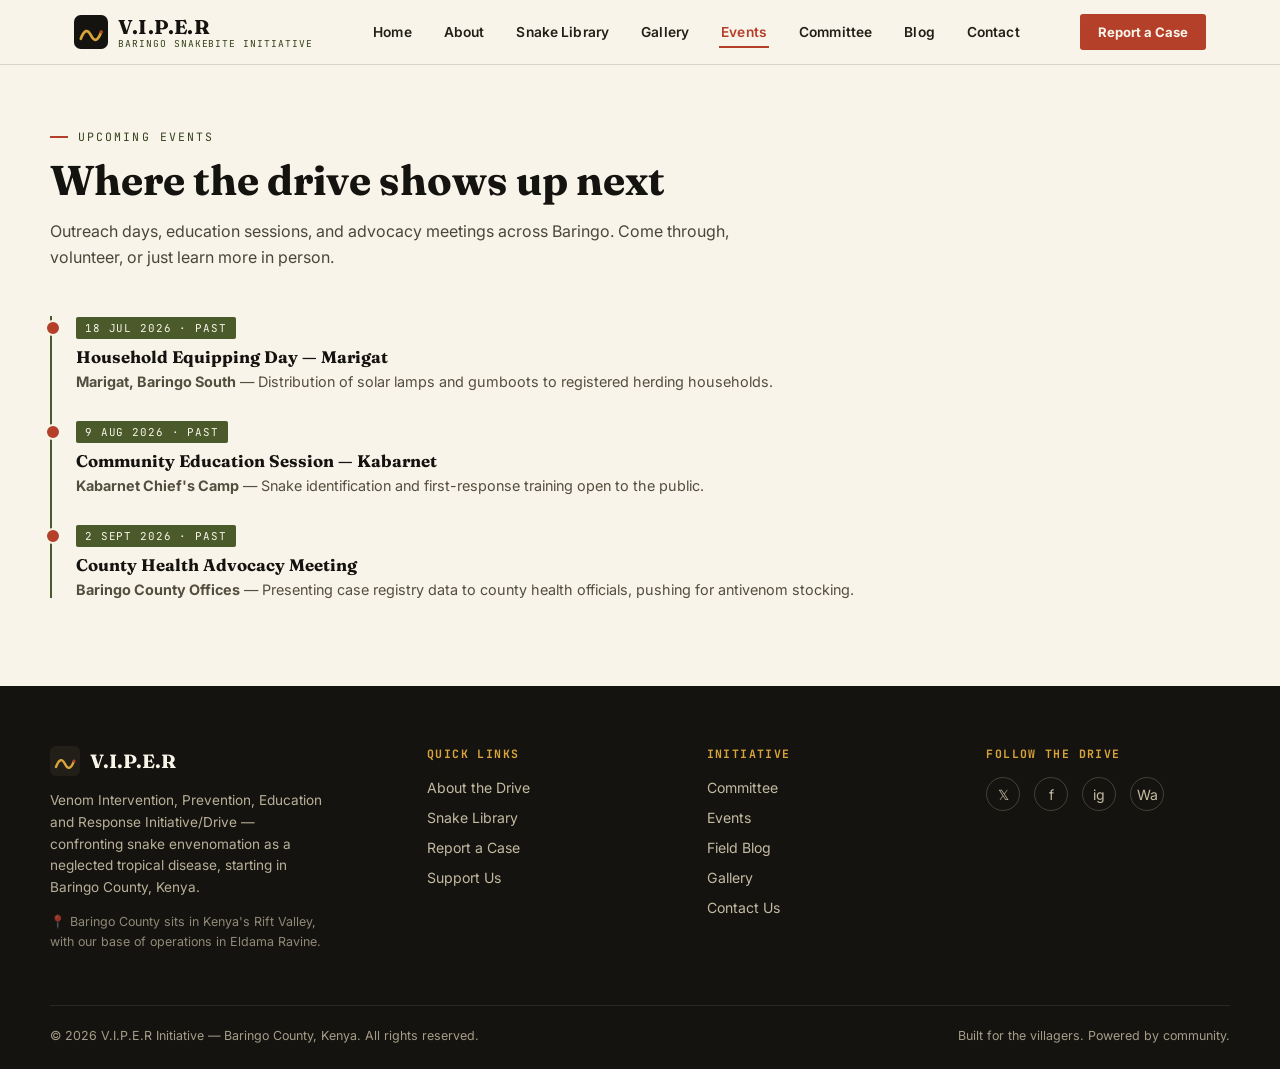
<file: events.html>
<!DOCTYPE html>
<html lang="en">
<head>
<meta charset="UTF-8">
<meta name="viewport" content="width=device-width, initial-scale=1.0">
<title>Events — V.I.P.E.R | Venom Intervention, Prevention, Education and Response</title>
<link rel="icon" href="data:image/svg+xml,%3Csvg xmlns='http://www.w3.org/2000/svg' viewBox='0 0 100 100'%3E%3Crect width='100' height='100' rx='20' fill='%231C1A14'/%3E%3Cpath d='M20 70 Q35 30 50 60 Q65 90 80 50' stroke='%23D9A53B' stroke-width='8' fill='none' stroke-linecap='round'/%3E%3Ccircle cx='80' cy='50' r='5' fill='%23B5402A'/%3E%3C/svg%3E">
<link rel="preconnect" href="https://fonts.googleapis.com">
<link rel="preconnect" href="https://fonts.gstatic.com" crossorigin>
<link href="https://fonts.googleapis.com/css2?family=Fraunces:ital,opsz,wght@0,9..144,400;0,9..144,600;0,9..144,700;0,9..144,900;1,9..144,500&family=Inter:wght@400;500;600;700;800&family=JetBrains+Mono:wght@400;500;600&display=swap" rel="stylesheet">
<link rel="stylesheet" href="styles.css">
</head>
<body>

<header class="site">
  <div class="nav-wrap">
    <a href="index.html" class="brand">
      <svg class="brand-mark" viewBox="0 0 100 100"><rect width="100" height="100" rx="20" fill="#15130F"/><path d="M20 70 Q35 30 50 60 Q65 90 80 50" stroke="#D9A53B" stroke-width="8" fill="none" stroke-linecap="round"/><circle cx="80" cy="50" r="5" fill="#B5402A"/></svg>
      <span>
        <span class="brand-text">V.I.P.E.R</span>
        <span class="brand-sub">Baringo Snakebite Initiative</span>
      </span>
    </a>
    <nav class="primary" id="primaryNav">
      <a href="index.html">Home</a>
      <a href="about.html">About</a>
      <a href="learn.html">Snake Library</a>
      <a href="gallery.html">Gallery</a>
      <a href="events.html" class="active">Events</a>
      <a href="committee.html">Committee</a>
      <a href="blog.html">Blog</a>
      <a href="contact.html">Contact</a>
    </nav>
    <a href="report.html" class="cta-pill header-cta">Report a Case</a>
    <button class="burger" id="burgerBtn" aria-label="Toggle menu" aria-expanded="false">
      <span></span><span></span><span></span>
    </button>
  </div>
</header>

<div class="mobile-menu" id="mobileMenu">
  <nav>
    <a href="index.html">Home</a>
    <a href="about.html">About</a>
    <a href="learn.html">Snake Library</a>
    <a href="gallery.html">Gallery</a>
    <a href="events.html" class="active">Events</a>
    <a href="committee.html">Committee</a>
    <a href="blog.html">Blog</a>
    <a href="support.html">Support Us</a>
    <a href="contact.html">Contact</a>
  </nav>
  <a href="report.html" class="cta-pill">Report a Case</a>
</div>

<main id="app"></main>

<footer>
  <div class="footer-grid">
    <div>
      <div class="footer-brand">
        <svg width="30" height="30" viewBox="0 0 100 100"><rect width="100" height="100" rx="20" fill="#221F18"/><path d="M20 70 Q35 30 50 60 Q65 90 80 50" stroke="#D9A53B" stroke-width="8" fill="none" stroke-linecap="round"/><circle cx="80" cy="50" r="5" fill="#B5402A"/></svg>
        <span>V.I.P.E.R</span>
      </div>
      <p style="font-size:0.85rem; line-height:1.6; max-width:280px; opacity:0.8;">Venom Intervention, Prevention, Education and Response Initiative/Drive — confronting snake envenomation as a neglected tropical disease, starting in Baringo County, Kenya.</p>
      <p style="font-size:0.78rem; line-height:1.6; max-width:280px; opacity:0.6; margin-top:10px;">📍 Baringo County sits in Kenya's Rift Valley, with our base of operations in Eldama Ravine.</p>
    </div>
    <div>
      <h5>Quick Links</h5>
      <ul>
        <li><a href="about.html">About the Drive</a></li>
        <li><a href="learn.html">Snake Library</a></li>
        <li><a href="report.html">Report a Case</a></li>
        <li><a href="support.html">Support Us</a></li>
      </ul>
    </div>
    <div>
      <h5>Initiative</h5>
      <ul>
        <li><a href="committee.html">Committee</a></li>
        <li><a href="events.html">Events</a></li>
        <li><a href="blog.html">Field Blog</a></li>
        <li><a href="gallery.html">Gallery</a></li>
        <li><a href="contact.html">Contact Us</a></li>
      </ul>
    </div>
    <div>
      <h5>Follow the Drive</h5>
      <div class="socials">
       <a href="https://x.com" target="_blank" rel="noopener" aria-label="X / Twitter">𝕏</a>
        <a href="https://www.facebook.com/61585497480154/posts/122105834745183249/?app=fbl" target="_blank" rel="noopener" aria-label="Facebook">f</a>
        <a href="https://www.instagram.com/iss_quah?igsh=NGh1MmR4NGZmM2Ns" target="_blank" rel="noopener" aria-label="Instagram">ig</a>
        <a href="https://api.whatsapp.com/send?phone=%2B254724151206"><i class="fab fa-whatsapp"></i> Wa</a>
      </div>
    </div>
  </div>
  <div class="footer-bottom">
    <span>© 2026 V.I.P.E.R Initiative — Baringo County, Kenya. All rights reserved.</span>
    <span>Built for the villagers. Powered by community.</span>
  </div>
</footer>

<div id="loginOverlay">
  <div class="admin-panel" style="max-width:380px;">
    <div class="admin-head">
      <h3>Admin Login</h3>
      <button class="admin-close" id="loginCloseBtn">&times;</button>
    </div>
    <div class="admin-body">
      <div class="admin-row"><label>Username</label><input id="loginUser" type="text" autocomplete="username"></div>
      <div class="admin-row"><label>Password</label><input id="loginPass" type="password" autocomplete="current-password"></div>
      <p id="loginError" style="color:var(--rust); font-size:0.82rem; display:none;">Incorrect username or password.</p>
    </div>
    <div class="admin-actions">
      <button class="btn-solid" id="loginSubmitBtn">Log in</button>
    </div>
  </div>
</div>

<div id="adminOverlay">
  <div class="admin-panel" style="max-width:920px;">
    <div class="admin-head">
      <h3>VIPER Admin Dashboard</h3>
      <button class="admin-close" id="adminCloseBtn">&times;</button>
    </div>
    <div class="admin-tabs" id="adminTabs"></div>
    <p class="admin-hint">Edit a section below and save it — changes apply immediately across the live site.</p>
    <div class="admin-body" id="adminBody"></div>
    <div class="admin-actions">
      <button class="btn-solid olive" id="adminResetAllBtn" type="button">Reset all content to defaults</button>
    </div>
  </div>
</div>
<div class="admin-toast" id="adminToast">Saved.</div>

<script src="common.js"></script>
<script>runPage(pageEvents);</script>
</body>
</html>
</file>
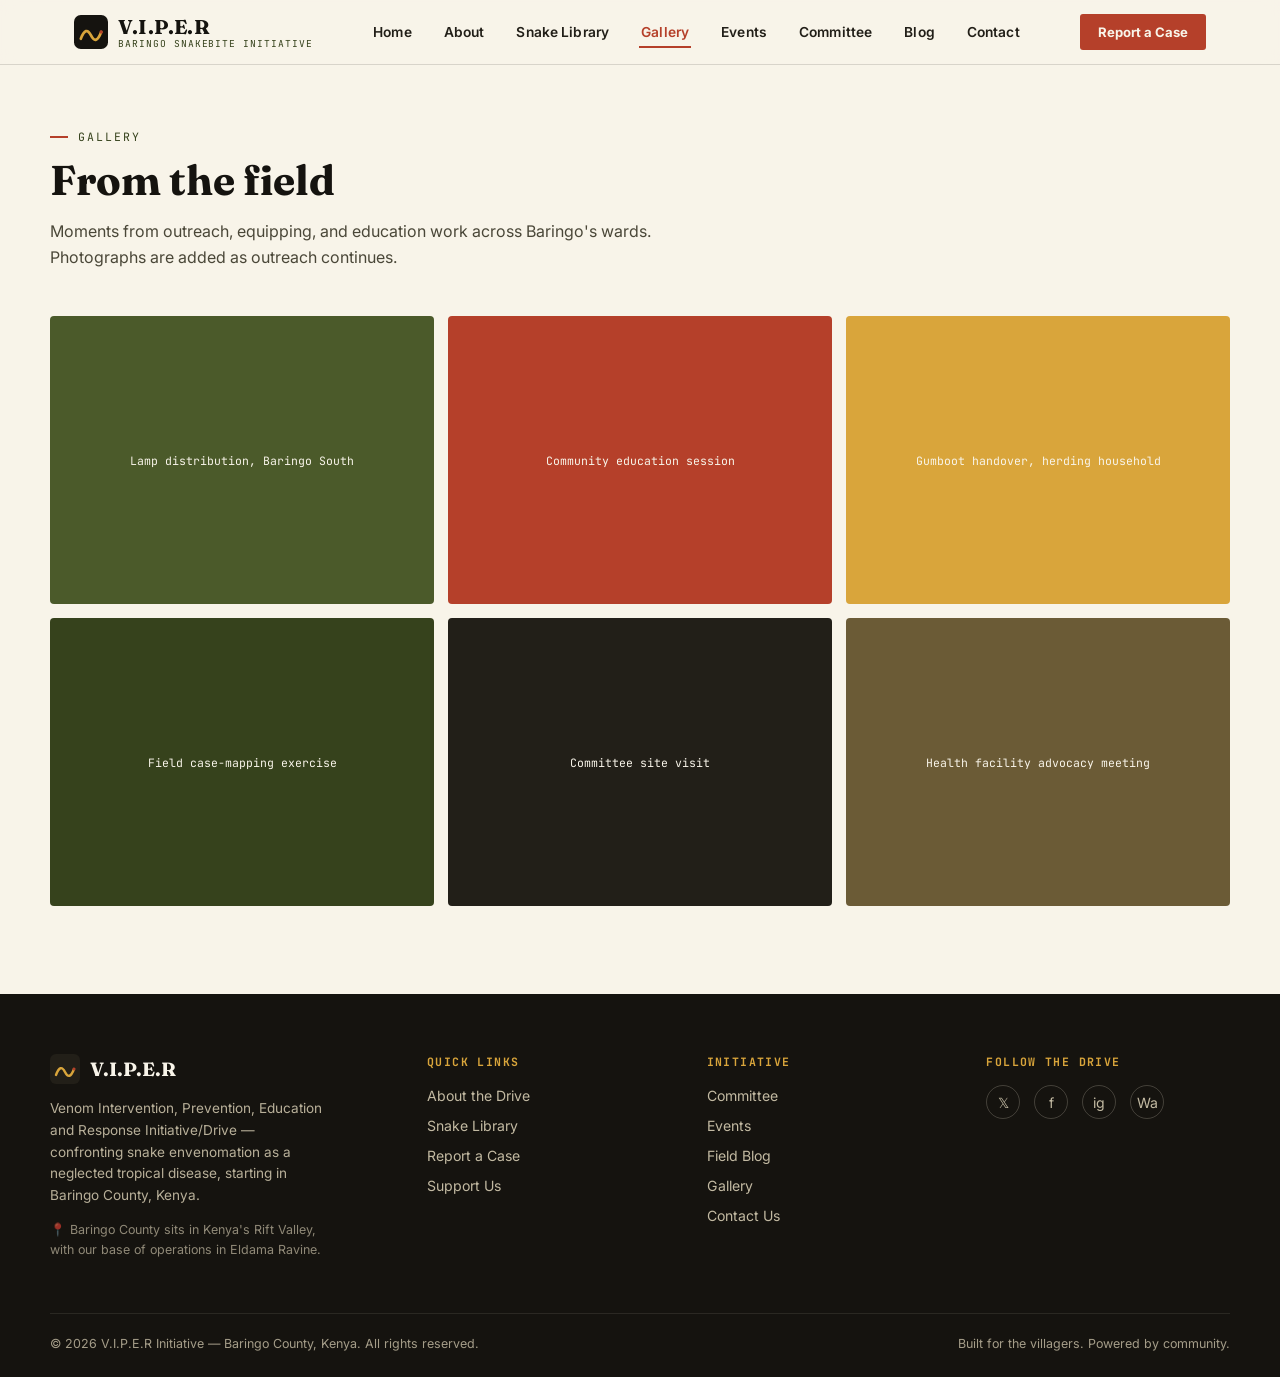
<file: gallery.html>
<!DOCTYPE html>
<html lang="en">
<head>
<meta charset="UTF-8">
<meta name="viewport" content="width=device-width, initial-scale=1.0">
<title>Gallery — V.I.P.E.R | Venom Intervention, Prevention, Education and Response</title>
<link rel="icon" href="data:image/svg+xml,%3Csvg xmlns='http://www.w3.org/2000/svg' viewBox='0 0 100 100'%3E%3Crect width='100' height='100' rx='20' fill='%231C1A14'/%3E%3Cpath d='M20 70 Q35 30 50 60 Q65 90 80 50' stroke='%23D9A53B' stroke-width='8' fill='none' stroke-linecap='round'/%3E%3Ccircle cx='80' cy='50' r='5' fill='%23B5402A'/%3E%3C/svg%3E">
<link rel="preconnect" href="https://fonts.googleapis.com">
<link rel="preconnect" href="https://fonts.gstatic.com" crossorigin>
<link href="https://fonts.googleapis.com/css2?family=Fraunces:ital,opsz,wght@0,9..144,400;0,9..144,600;0,9..144,700;0,9..144,900;1,9..144,500&family=Inter:wght@400;500;600;700;800&family=JetBrains+Mono:wght@400;500;600&display=swap" rel="stylesheet">
<link rel="stylesheet" href="styles.css">
</head>
<body>

<header class="site">
  <div class="nav-wrap">
    <a href="index.html" class="brand">
      <svg class="brand-mark" viewBox="0 0 100 100"><rect width="100" height="100" rx="20" fill="#15130F"/><path d="M20 70 Q35 30 50 60 Q65 90 80 50" stroke="#D9A53B" stroke-width="8" fill="none" stroke-linecap="round"/><circle cx="80" cy="50" r="5" fill="#B5402A"/></svg>
      <span>
        <span class="brand-text">V.I.P.E.R</span>
        <span class="brand-sub">Baringo Snakebite Initiative</span>
      </span>
    </a>
    <nav class="primary" id="primaryNav">
      <a href="index.html">Home</a>
      <a href="about.html">About</a>
      <a href="learn.html">Snake Library</a>
      <a href="gallery.html" class="active">Gallery</a>
      <a href="events.html">Events</a>
      <a href="committee.html">Committee</a>
      <a href="blog.html">Blog</a>
      <a href="contact.html">Contact</a>
    </nav>
    <a href="report.html" class="cta-pill header-cta">Report a Case</a>
    <button class="burger" id="burgerBtn" aria-label="Toggle menu" aria-expanded="false">
      <span></span><span></span><span></span>
    </button>
  </div>
</header>

<div class="mobile-menu" id="mobileMenu">
  <nav>
    <a href="index.html">Home</a>
    <a href="about.html">About</a>
    <a href="learn.html">Snake Library</a>
    <a href="gallery.html" class="active">Gallery</a>
    <a href="events.html">Events</a>
    <a href="committee.html">Committee</a>
    <a href="blog.html">Blog</a>
    <a href="support.html">Support Us</a>
    <a href="contact.html">Contact</a>
  </nav>
  <a href="report.html" class="cta-pill">Report a Case</a>
</div>

<main id="app"></main>

<footer>
  <div class="footer-grid">
    <div>
      <div class="footer-brand">
        <svg width="30" height="30" viewBox="0 0 100 100"><rect width="100" height="100" rx="20" fill="#221F18"/><path d="M20 70 Q35 30 50 60 Q65 90 80 50" stroke="#D9A53B" stroke-width="8" fill="none" stroke-linecap="round"/><circle cx="80" cy="50" r="5" fill="#B5402A"/></svg>
        <span>V.I.P.E.R</span>
      </div>
      <p style="font-size:0.85rem; line-height:1.6; max-width:280px; opacity:0.8;">Venom Intervention, Prevention, Education and Response Initiative/Drive — confronting snake envenomation as a neglected tropical disease, starting in Baringo County, Kenya.</p>
      <p style="font-size:0.78rem; line-height:1.6; max-width:280px; opacity:0.6; margin-top:10px;">📍 Baringo County sits in Kenya's Rift Valley, with our base of operations in Eldama Ravine.</p>
    </div>
    <div>
      <h5>Quick Links</h5>
      <ul>
        <li><a href="about.html">About the Drive</a></li>
        <li><a href="learn.html">Snake Library</a></li>
        <li><a href="report.html">Report a Case</a></li>
        <li><a href="support.html">Support Us</a></li>
      </ul>
    </div>
    <div>
      <h5>Initiative</h5>
      <ul>
        <li><a href="committee.html">Committee</a></li>
        <li><a href="events.html">Events</a></li>
        <li><a href="blog.html">Field Blog</a></li>
        <li><a href="gallery.html">Gallery</a></li>
        <li><a href="contact.html">Contact Us</a></li>
      </ul>
    </div>
    <div>
      <h5>Follow the Drive</h5>
      <div class="socials">
        <a href="https://x.com" target="_blank" rel="noopener" aria-label="X / Twitter">𝕏</a>
        <a href="https://www.facebook.com/61585497480154/posts/122105834745183249/?app=fbl" target="_blank" rel="noopener" aria-label="Facebook">f</a>
        <a href="https://www.instagram.com/iss_quah?igsh=NGh1MmR4NGZmM2Ns" target="_blank" rel="noopener" aria-label="Instagram">ig</a>
        <a href="https://api.whatsapp.com/send?phone=%2B254724151206"><i class="fab fa-whatsapp"></i> Wa</a>
      </div>
    </div>
  </div>
  <div class="footer-bottom">
    <span>© 2026 V.I.P.E.R Initiative — Baringo County, Kenya. All rights reserved.</span>
    <span>Built for the villagers. Powered by community.</span>
  </div>
</footer>

<div id="loginOverlay">
  <div class="admin-panel" style="max-width:380px;">
    <div class="admin-head">
      <h3>Admin Login</h3>
      <button class="admin-close" id="loginCloseBtn">&times;</button>
    </div>
    <div class="admin-body">
      <div class="admin-row"><label>Username</label><input id="loginUser" type="text" autocomplete="username"></div>
      <div class="admin-row"><label>Password</label><input id="loginPass" type="password" autocomplete="current-password"></div>
      <p id="loginError" style="color:var(--rust); font-size:0.82rem; display:none;">Incorrect username or password.</p>
    </div>
    <div class="admin-actions">
      <button class="btn-solid" id="loginSubmitBtn">Log in</button>
    </div>
  </div>
</div>

<div id="adminOverlay">
  <div class="admin-panel" style="max-width:920px;">
    <div class="admin-head">
      <h3>VIPER Admin Dashboard</h3>
      <button class="admin-close" id="adminCloseBtn">&times;</button>
    </div>
    <div class="admin-tabs" id="adminTabs"></div>
    <p class="admin-hint">Edit a section below and save it — changes apply immediately across the live site.</p>
    <div class="admin-body" id="adminBody"></div>
    <div class="admin-actions">
      <button class="btn-solid olive" id="adminResetAllBtn" type="button">Reset all content to defaults</button>
    </div>
  </div>
</div>
<div class="admin-toast" id="adminToast">Saved.</div>

<script src="common.js"></script>
<script>runPage(pageGallery);</script>
</body>
</html>
</file>
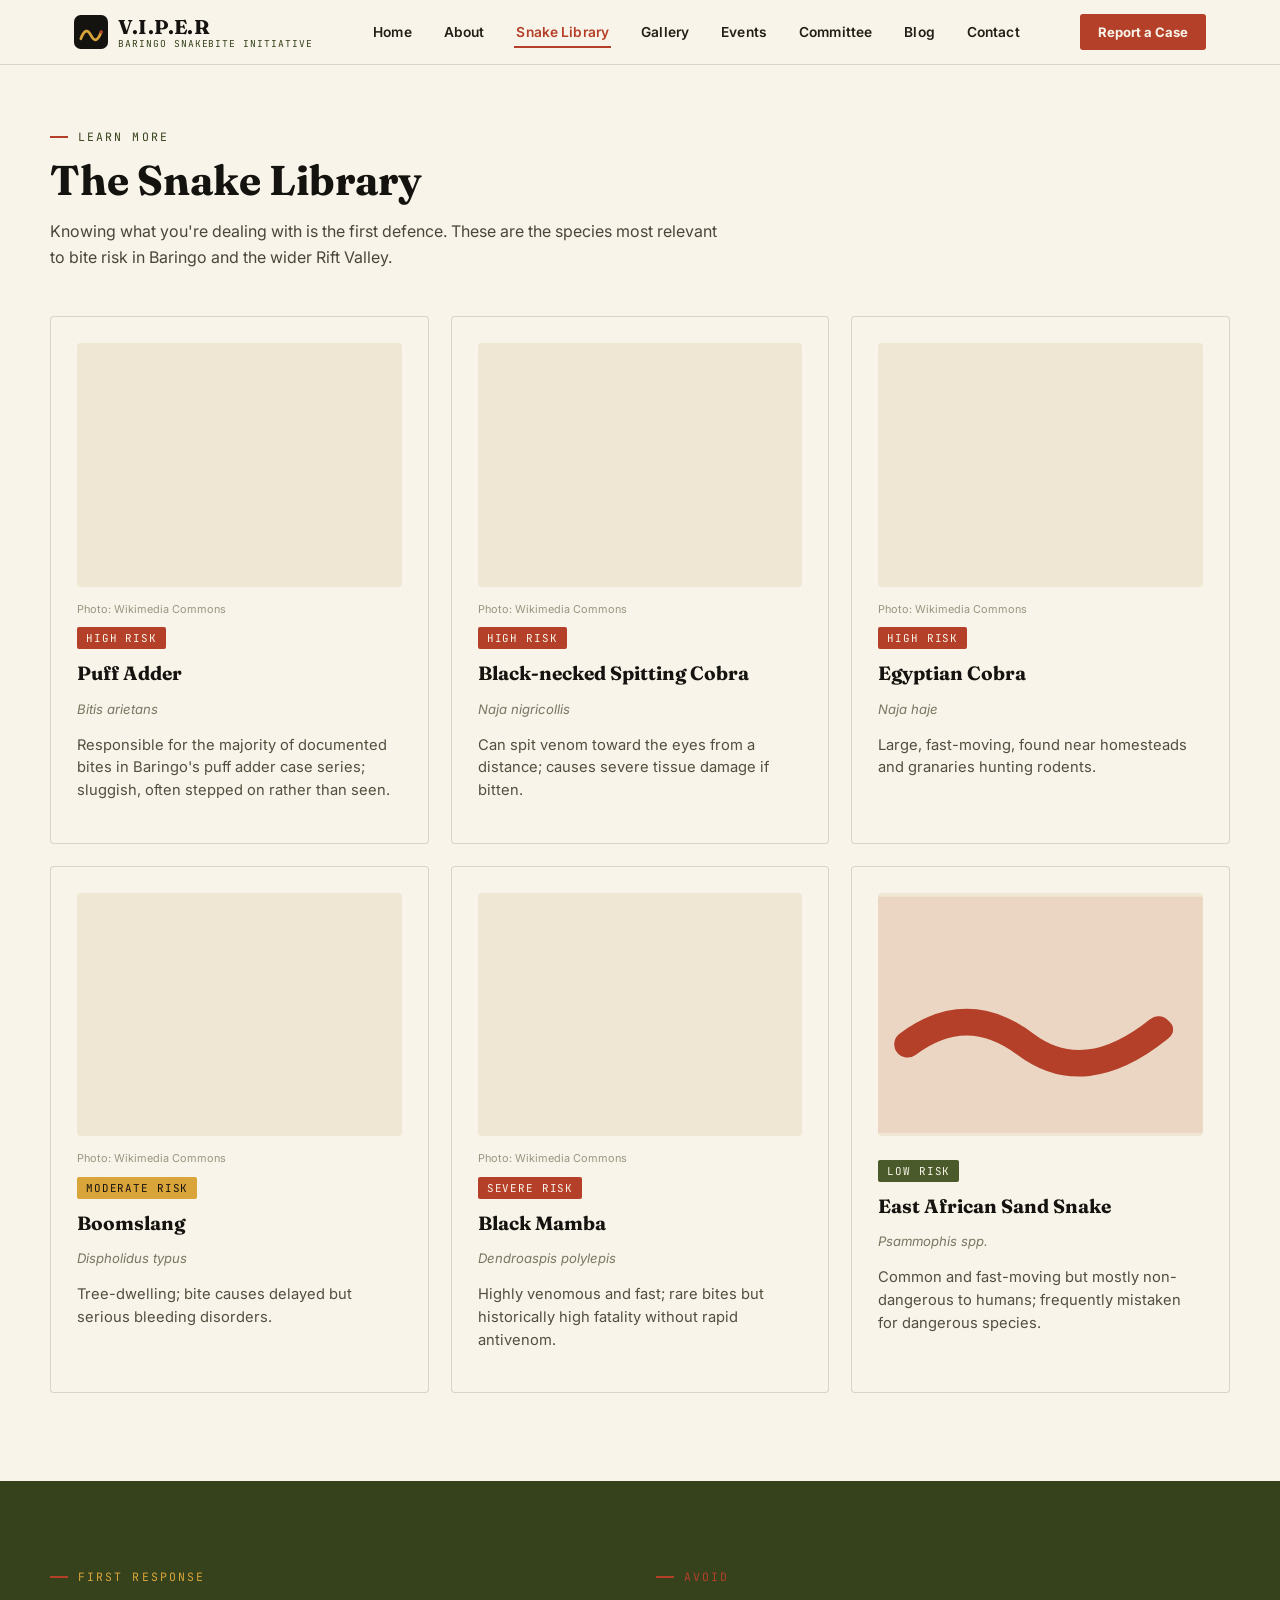
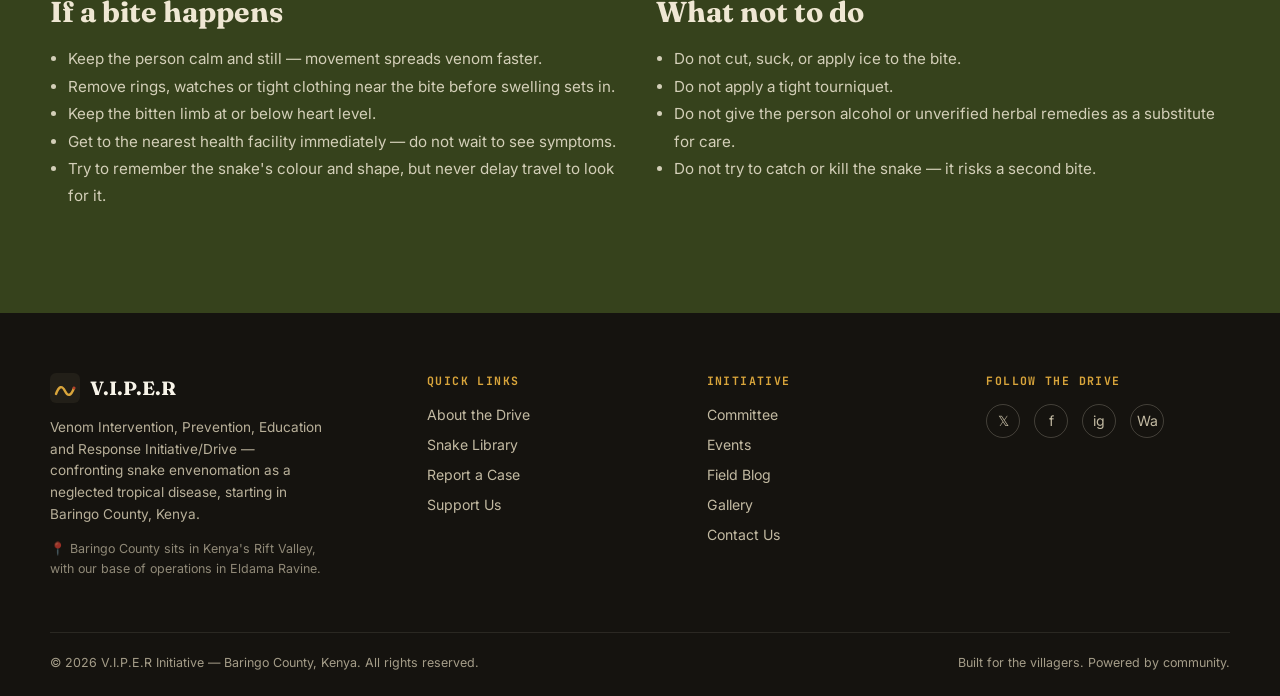
<file: learn.html>
<!DOCTYPE html>
<html lang="en">
<head>
<meta charset="UTF-8">
<meta name="viewport" content="width=device-width, initial-scale=1.0">
<title>Snake Library — V.I.P.E.R | Venom Intervention, Prevention, Education and Response</title>
<link rel="icon" href="data:image/svg+xml,%3Csvg xmlns='http://www.w3.org/2000/svg' viewBox='0 0 100 100'%3E%3Crect width='100' height='100' rx='20' fill='%231C1A14'/%3E%3Cpath d='M20 70 Q35 30 50 60 Q65 90 80 50' stroke='%23D9A53B' stroke-width='8' fill='none' stroke-linecap='round'/%3E%3Ccircle cx='80' cy='50' r='5' fill='%23B5402A'/%3E%3C/svg%3E">
<link rel="preconnect" href="https://fonts.googleapis.com">
<link rel="preconnect" href="https://fonts.gstatic.com" crossorigin>
<link href="https://fonts.googleapis.com/css2?family=Fraunces:ital,opsz,wght@0,9..144,400;0,9..144,600;0,9..144,700;0,9..144,900;1,9..144,500&family=Inter:wght@400;500;600;700;800&family=JetBrains+Mono:wght@400;500;600&display=swap" rel="stylesheet">
<link rel="stylesheet" href="styles.css">
</head>
<body>

<header class="site">
  <div class="nav-wrap">
    <a href="index.html" class="brand">
      <svg class="brand-mark" viewBox="0 0 100 100"><rect width="100" height="100" rx="20" fill="#15130F"/><path d="M20 70 Q35 30 50 60 Q65 90 80 50" stroke="#D9A53B" stroke-width="8" fill="none" stroke-linecap="round"/><circle cx="80" cy="50" r="5" fill="#B5402A"/></svg>
      <span>
        <span class="brand-text">V.I.P.E.R</span>
        <span class="brand-sub">Baringo Snakebite Initiative</span>
      </span>
    </a>
    <nav class="primary" id="primaryNav">
      <a href="index.html">Home</a>
      <a href="about.html">About</a>
      <a href="learn.html" class="active">Snake Library</a>
      <a href="gallery.html">Gallery</a>
      <a href="events.html">Events</a>
      <a href="committee.html">Committee</a>
      <a href="blog.html">Blog</a>
      <a href="contact.html">Contact</a>
    </nav>
    <a href="report.html" class="cta-pill header-cta">Report a Case</a>
    <button class="burger" id="burgerBtn" aria-label="Toggle menu" aria-expanded="false">
      <span></span><span></span><span></span>
    </button>
  </div>
</header>

<div class="mobile-menu" id="mobileMenu">
  <nav>
    <a href="index.html">Home</a>
    <a href="about.html">About</a>
    <a href="learn.html" class="active">Snake Library</a>
    <a href="gallery.html">Gallery</a>
    <a href="events.html">Events</a>
    <a href="committee.html">Committee</a>
    <a href="blog.html">Blog</a>
    <a href="support.html">Support Us</a>
    <a href="contact.html">Contact</a>
  </nav>
  <a href="report.html" class="cta-pill">Report a Case</a>
</div>

<main id="app"></main>

<footer>
  <div class="footer-grid">
    <div>
      <div class="footer-brand">
        <svg width="30" height="30" viewBox="0 0 100 100"><rect width="100" height="100" rx="20" fill="#221F18"/><path d="M20 70 Q35 30 50 60 Q65 90 80 50" stroke="#D9A53B" stroke-width="8" fill="none" stroke-linecap="round"/><circle cx="80" cy="50" r="5" fill="#B5402A"/></svg>
        <span>V.I.P.E.R</span>
      </div>
      <p style="font-size:0.85rem; line-height:1.6; max-width:280px; opacity:0.8;">Venom Intervention, Prevention, Education and Response Initiative/Drive — confronting snake envenomation as a neglected tropical disease, starting in Baringo County, Kenya.</p>
      <p style="font-size:0.78rem; line-height:1.6; max-width:280px; opacity:0.6; margin-top:10px;">📍 Baringo County sits in Kenya's Rift Valley, with our base of operations in Eldama Ravine.</p>
    </div>
    <div>
      <h5>Quick Links</h5>
      <ul>
        <li><a href="about.html">About the Drive</a></li>
        <li><a href="learn.html">Snake Library</a></li>
        <li><a href="report.html">Report a Case</a></li>
        <li><a href="support.html">Support Us</a></li>
      </ul>
    </div>
    <div>
      <h5>Initiative</h5>
      <ul>
        <li><a href="committee.html">Committee</a></li>
        <li><a href="events.html">Events</a></li>
        <li><a href="blog.html">Field Blog</a></li>
        <li><a href="gallery.html">Gallery</a></li>
        <li><a href="contact.html">Contact Us</a></li>
      </ul>
    </div>
    <div>
      <h5>Follow the Drive</h5>
      <div class="socials">
     <a href="https://x.com" target="_blank" rel="noopener" aria-label="X / Twitter">𝕏</a>
        <a href="https://www.facebook.com/61585497480154/posts/122105834745183249/?app=fbl" target="_blank" rel="noopener" aria-label="Facebook">f</a>
        <a href="https://www.instagram.com/iss_quah?igsh=NGh1MmR4NGZmM2Ns" target="_blank" rel="noopener" aria-label="Instagram">ig</a>
        <a href="https://api.whatsapp.com/send?phone=%2B254724151206"><i class="fab fa-whatsapp"></i> Wa</a>
      </div>
    </div>
  </div>
  <div class="footer-bottom">
    <span>© 2026 V.I.P.E.R Initiative — Baringo County, Kenya. All rights reserved.</span>
    <span>Built for the villagers. Powered by community.</span>
  </div>
</footer>

<div id="loginOverlay">
  <div class="admin-panel" style="max-width:380px;">
    <div class="admin-head">
      <h3>Admin Login</h3>
      <button class="admin-close" id="loginCloseBtn">&times;</button>
    </div>
    <div class="admin-body">
      <div class="admin-row"><label>Username</label><input id="loginUser" type="text" autocomplete="username"></div>
      <div class="admin-row"><label>Password</label><input id="loginPass" type="password" autocomplete="current-password"></div>
      <p id="loginError" style="color:var(--rust); font-size:0.82rem; display:none;">Incorrect username or password.</p>
    </div>
    <div class="admin-actions">
      <button class="btn-solid" id="loginSubmitBtn">Log in</button>
    </div>
  </div>
</div>

<div id="adminOverlay">
  <div class="admin-panel" style="max-width:920px;">
    <div class="admin-head">
      <h3>VIPER Admin Dashboard</h3>
      <button class="admin-close" id="adminCloseBtn">&times;</button>
    </div>
    <div class="admin-tabs" id="adminTabs"></div>
    <p class="admin-hint">Edit a section below and save it — changes apply immediately across the live site.</p>
    <div class="admin-body" id="adminBody"></div>
    <div class="admin-actions">
      <button class="btn-solid olive" id="adminResetAllBtn" type="button">Reset all content to defaults</button>
    </div>
  </div>
</div>
<div class="admin-toast" id="adminToast">Saved.</div>

<script src="common.js"></script>
<script>runPage(pageLearn);</script>
</body>
</html>
</file>
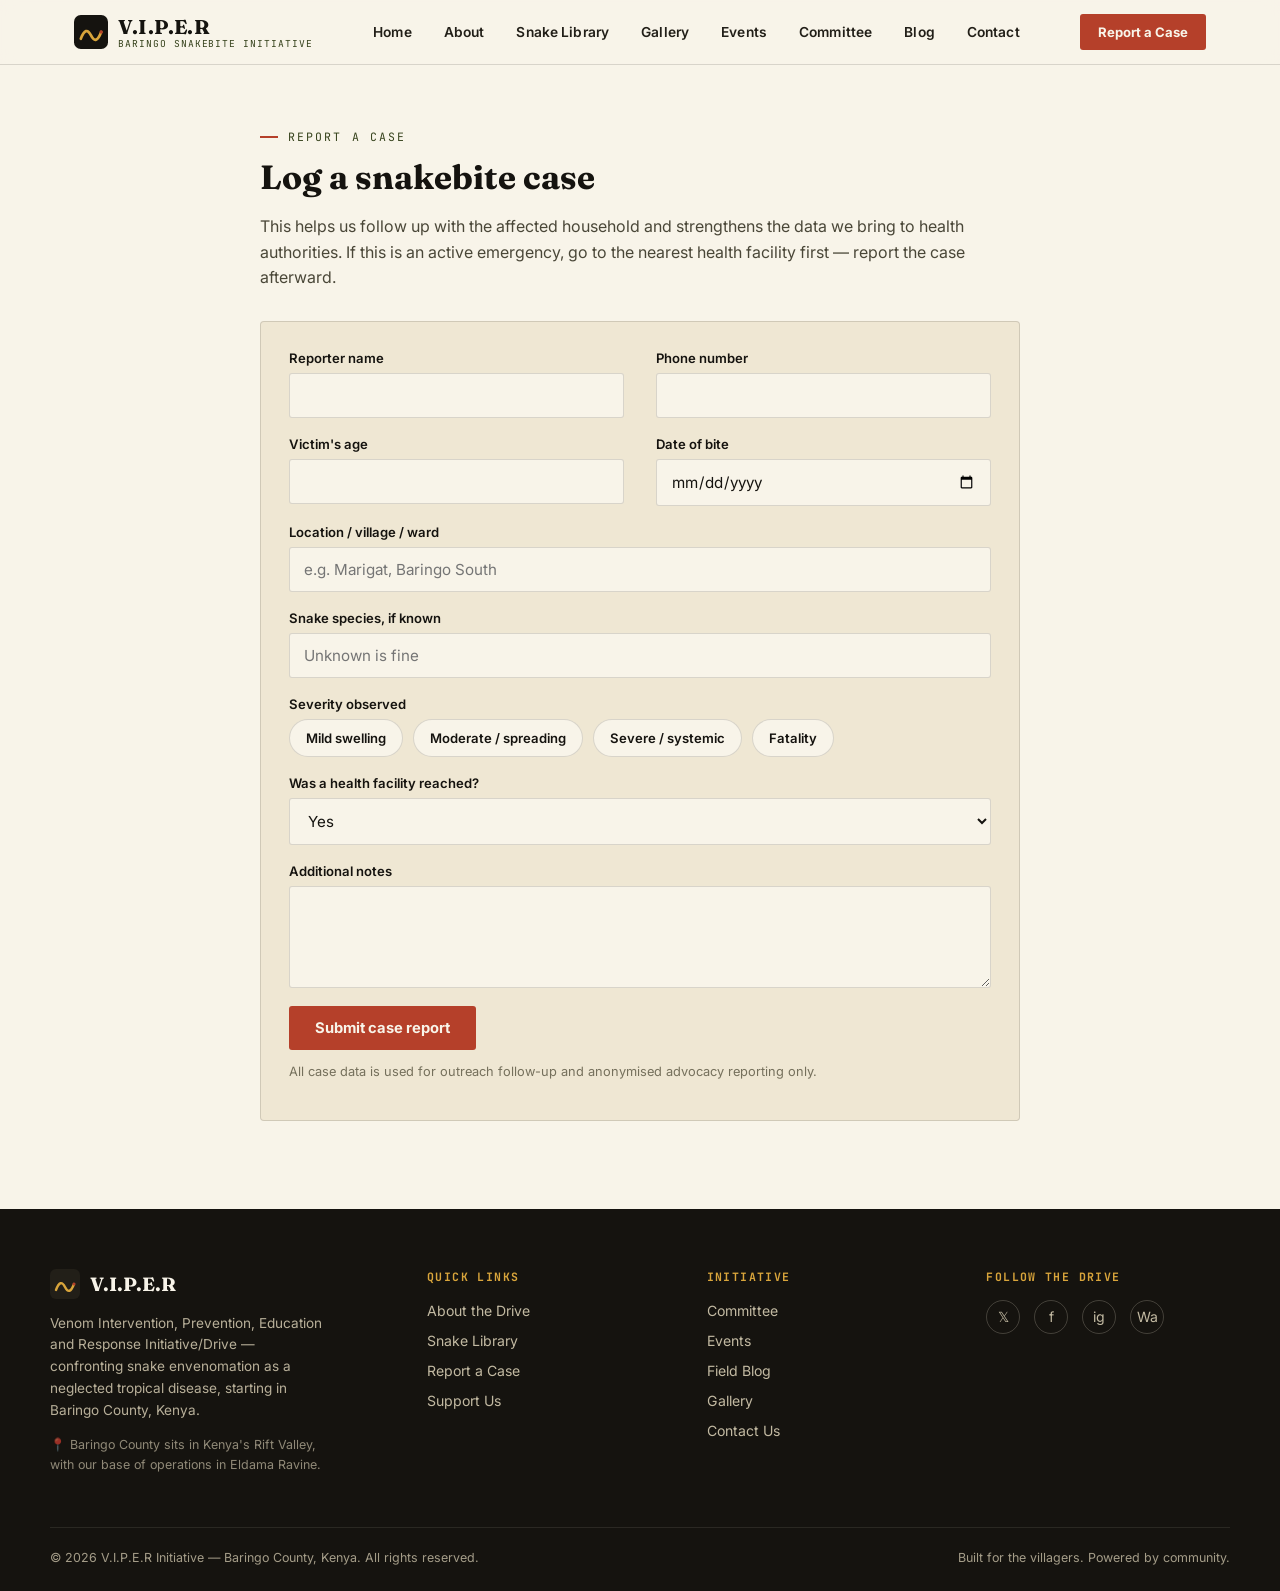
<file: report.html>
<!DOCTYPE html>
<html lang="en">
<head>
<meta charset="UTF-8">
<meta name="viewport" content="width=device-width, initial-scale=1.0">
<title>Report a Case — V.I.P.E.R | Venom Intervention, Prevention, Education and Response</title>
<link rel="icon" href="data:image/svg+xml,%3Csvg xmlns='http://www.w3.org/2000/svg' viewBox='0 0 100 100'%3E%3Crect width='100' height='100' rx='20' fill='%231C1A14'/%3E%3Cpath d='M20 70 Q35 30 50 60 Q65 90 80 50' stroke='%23D9A53B' stroke-width='8' fill='none' stroke-linecap='round'/%3E%3Ccircle cx='80' cy='50' r='5' fill='%23B5402A'/%3E%3C/svg%3E">
<link rel="preconnect" href="https://fonts.googleapis.com">
<link rel="preconnect" href="https://fonts.gstatic.com" crossorigin>
<link href="https://fonts.googleapis.com/css2?family=Fraunces:ital,opsz,wght@0,9..144,400;0,9..144,600;0,9..144,700;0,9..144,900;1,9..144,500&family=Inter:wght@400;500;600;700;800&family=JetBrains+Mono:wght@400;500;600&display=swap" rel="stylesheet">
<link rel="stylesheet" href="styles.css">
</head>
<body>

<header class="site">
  <div class="nav-wrap">
    <a href="index.html" class="brand">
      <svg class="brand-mark" viewBox="0 0 100 100"><rect width="100" height="100" rx="20" fill="#15130F"/><path d="M20 70 Q35 30 50 60 Q65 90 80 50" stroke="#D9A53B" stroke-width="8" fill="none" stroke-linecap="round"/><circle cx="80" cy="50" r="5" fill="#B5402A"/></svg>
      <span>
        <span class="brand-text">V.I.P.E.R</span>
        <span class="brand-sub">Baringo Snakebite Initiative</span>
      </span>
    </a>
    <nav class="primary" id="primaryNav">
      <a href="index.html">Home</a>
      <a href="about.html">About</a>
      <a href="learn.html">Snake Library</a>
      <a href="gallery.html">Gallery</a>
      <a href="events.html">Events</a>
      <a href="committee.html">Committee</a>
      <a href="blog.html">Blog</a>
      <a href="contact.html">Contact</a>
    </nav>
    <a href="report.html" class="cta-pill header-cta">Report a Case</a>
    <button class="burger" id="burgerBtn" aria-label="Toggle menu" aria-expanded="false">
      <span></span><span></span><span></span>
    </button>
  </div>
</header>

<div class="mobile-menu" id="mobileMenu">
  <nav>
    <a href="index.html">Home</a>
    <a href="about.html">About</a>
    <a href="learn.html">Snake Library</a>
    <a href="gallery.html">Gallery</a>
    <a href="events.html">Events</a>
    <a href="committee.html">Committee</a>
    <a href="blog.html">Blog</a>
    <a href="support.html">Support Us</a>
    <a href="contact.html">Contact</a>
  </nav>
  <a href="report.html" class="cta-pill">Report a Case</a>
</div>

<main id="app"></main>

<footer>
  <div class="footer-grid">
    <div>
      <div class="footer-brand">
        <svg width="30" height="30" viewBox="0 0 100 100"><rect width="100" height="100" rx="20" fill="#221F18"/><path d="M20 70 Q35 30 50 60 Q65 90 80 50" stroke="#D9A53B" stroke-width="8" fill="none" stroke-linecap="round"/><circle cx="80" cy="50" r="5" fill="#B5402A"/></svg>
        <span>V.I.P.E.R</span>
      </div>
      <p style="font-size:0.85rem; line-height:1.6; max-width:280px; opacity:0.8;">Venom Intervention, Prevention, Education and Response Initiative/Drive — confronting snake envenomation as a neglected tropical disease, starting in Baringo County, Kenya.</p>
      <p style="font-size:0.78rem; line-height:1.6; max-width:280px; opacity:0.6; margin-top:10px;">📍 Baringo County sits in Kenya's Rift Valley, with our base of operations in Eldama Ravine.</p>
    </div>
    <div>
      <h5>Quick Links</h5>
      <ul>
        <li><a href="about.html">About the Drive</a></li>
        <li><a href="learn.html">Snake Library</a></li>
        <li><a href="report.html">Report a Case</a></li>
        <li><a href="support.html">Support Us</a></li>
      </ul>
    </div>
    <div>
      <h5>Initiative</h5>
      <ul>
        <li><a href="committee.html">Committee</a></li>
        <li><a href="events.html">Events</a></li>
        <li><a href="blog.html">Field Blog</a></li>
        <li><a href="gallery.html">Gallery</a></li>
        <li><a href="contact.html">Contact Us</a></li>
      </ul>
    </div>
    <div>
      <h5>Follow the Drive</h5>
      <div class="socials">
        <a href="https://x.com" target="_blank" rel="noopener" aria-label="X / Twitter">𝕏</a>
        <a href="https://www.facebook.com/61585497480154/posts/122105834745183249/?app=fbl" target="_blank" rel="noopener" aria-label="Facebook">f</a>
        <a href="https://www.instagram.com/iss_quah?igsh=NGh1MmR4NGZmM2Ns" target="_blank" rel="noopener" aria-label="Instagram">ig</a>
        <a href="https://api.whatsapp.com/send?phone=%2B254724151206"><i class="fab fa-whatsapp"></i> Wa</a>
      </div>
    </div>
  </div>
  <div class="footer-bottom">
    <span>© 2026 V.I.P.E.R Initiative — Baringo County, Kenya. All rights reserved.</span>
    <span>Built for the villagers. Powered by community.</span>
  </div>
</footer>

<div id="loginOverlay">
  <div class="admin-panel" style="max-width:380px;">
    <div class="admin-head">
      <h3>Admin Login</h3>
      <button class="admin-close" id="loginCloseBtn">&times;</button>
    </div>
    <div class="admin-body">
      <div class="admin-row"><label>Username</label><input id="loginUser" type="text" autocomplete="username"></div>
      <div class="admin-row"><label>Password</label><input id="loginPass" type="password" autocomplete="current-password"></div>
      <p id="loginError" style="color:var(--rust); font-size:0.82rem; display:none;">Incorrect username or password.</p>
    </div>
    <div class="admin-actions">
      <button class="btn-solid" id="loginSubmitBtn">Log in</button>
    </div>
  </div>
</div>

<div id="adminOverlay">
  <div class="admin-panel" style="max-width:920px;">
    <div class="admin-head">
      <h3>VIPER Admin Dashboard</h3>
      <button class="admin-close" id="adminCloseBtn">&times;</button>
    </div>
    <div class="admin-tabs" id="adminTabs"></div>
    <p class="admin-hint">Edit a section below and save it — changes apply immediately across the live site.</p>
    <div class="admin-body" id="adminBody"></div>
    <div class="admin-actions">
      <button class="btn-solid olive" id="adminResetAllBtn" type="button">Reset all content to defaults</button>
    </div>
  </div>
</div>
<div class="admin-toast" id="adminToast">Saved.</div>

<script src="common.js"></script>
<script>runPage(pageReport);</script>
</body>
</html>
</file>
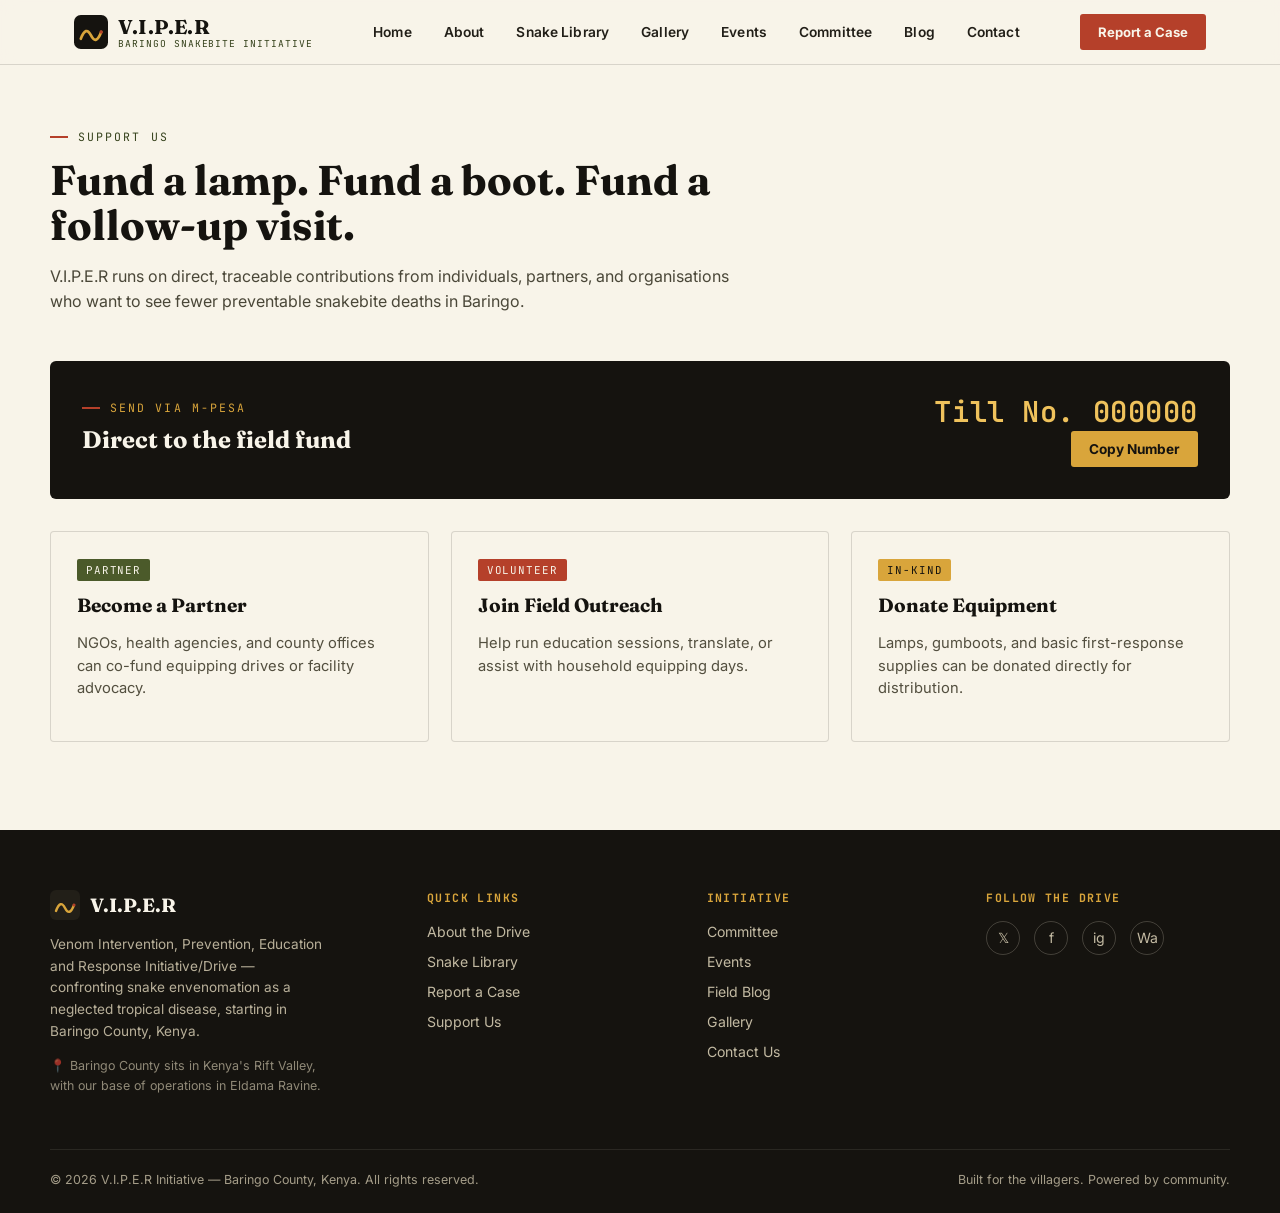
<file: support.html>
<!DOCTYPE html>
<html lang="en">
<head>
<meta charset="UTF-8">
<meta name="viewport" content="width=device-width, initial-scale=1.0">
<title>Support Us — V.I.P.E.R | Venom Intervention, Prevention, Education and Response</title>
<link rel="icon" href="data:image/svg+xml,%3Csvg xmlns='http://www.w3.org/2000/svg' viewBox='0 0 100 100'%3E%3Crect width='100' height='100' rx='20' fill='%231C1A14'/%3E%3Cpath d='M20 70 Q35 30 50 60 Q65 90 80 50' stroke='%23D9A53B' stroke-width='8' fill='none' stroke-linecap='round'/%3E%3Ccircle cx='80' cy='50' r='5' fill='%23B5402A'/%3E%3C/svg%3E">
<link rel="preconnect" href="https://fonts.googleapis.com">
<link rel="preconnect" href="https://fonts.gstatic.com" crossorigin>
<link href="https://fonts.googleapis.com/css2?family=Fraunces:ital,opsz,wght@0,9..144,400;0,9..144,600;0,9..144,700;0,9..144,900;1,9..144,500&family=Inter:wght@400;500;600;700;800&family=JetBrains+Mono:wght@400;500;600&display=swap" rel="stylesheet">
<link rel="stylesheet" href="styles.css">
</head>
<body>

<header class="site">
  <div class="nav-wrap">
    <a href="index.html" class="brand">
      <svg class="brand-mark" viewBox="0 0 100 100"><rect width="100" height="100" rx="20" fill="#15130F"/><path d="M20 70 Q35 30 50 60 Q65 90 80 50" stroke="#D9A53B" stroke-width="8" fill="none" stroke-linecap="round"/><circle cx="80" cy="50" r="5" fill="#B5402A"/></svg>
      <span>
        <span class="brand-text">V.I.P.E.R</span>
        <span class="brand-sub">Baringo Snakebite Initiative</span>
      </span>
    </a>
    <nav class="primary" id="primaryNav">
      <a href="index.html">Home</a>
      <a href="about.html">About</a>
      <a href="learn.html">Snake Library</a>
      <a href="gallery.html">Gallery</a>
      <a href="events.html">Events</a>
      <a href="committee.html">Committee</a>
      <a href="blog.html">Blog</a>
      <a href="contact.html">Contact</a>
    </nav>
    <a href="report.html" class="cta-pill header-cta">Report a Case</a>
    <button class="burger" id="burgerBtn" aria-label="Toggle menu" aria-expanded="false">
      <span></span><span></span><span></span>
    </button>
  </div>
</header>

<div class="mobile-menu" id="mobileMenu">
  <nav>
    <a href="index.html">Home</a>
    <a href="about.html">About</a>
    <a href="learn.html">Snake Library</a>
    <a href="gallery.html">Gallery</a>
    <a href="events.html">Events</a>
    <a href="committee.html">Committee</a>
    <a href="blog.html">Blog</a>
    <a href="support.html" class="active">Support Us</a>
    <a href="contact.html">Contact</a>
  </nav>
  <a href="report.html" class="cta-pill">Report a Case</a>
</div>

<main id="app"></main>

<footer>
  <div class="footer-grid">
    <div>
      <div class="footer-brand">
        <svg width="30" height="30" viewBox="0 0 100 100"><rect width="100" height="100" rx="20" fill="#221F18"/><path d="M20 70 Q35 30 50 60 Q65 90 80 50" stroke="#D9A53B" stroke-width="8" fill="none" stroke-linecap="round"/><circle cx="80" cy="50" r="5" fill="#B5402A"/></svg>
        <span>V.I.P.E.R</span>
      </div>
      <p style="font-size:0.85rem; line-height:1.6; max-width:280px; opacity:0.8;">Venom Intervention, Prevention, Education and Response Initiative/Drive — confronting snake envenomation as a neglected tropical disease, starting in Baringo County, Kenya.</p>
      <p style="font-size:0.78rem; line-height:1.6; max-width:280px; opacity:0.6; margin-top:10px;">📍 Baringo County sits in Kenya's Rift Valley, with our base of operations in Eldama Ravine.</p>
    </div>
    <div>
      <h5>Quick Links</h5>
      <ul>
        <li><a href="about.html">About the Drive</a></li>
        <li><a href="learn.html">Snake Library</a></li>
        <li><a href="report.html">Report a Case</a></li>
        <li><a href="support.html">Support Us</a></li>
      </ul>
    </div>
    <div>
      <h5>Initiative</h5>
      <ul>
        <li><a href="committee.html">Committee</a></li>
        <li><a href="events.html">Events</a></li>
        <li><a href="blog.html">Field Blog</a></li>
        <li><a href="gallery.html">Gallery</a></li>
        <li><a href="contact.html">Contact Us</a></li>
      </ul>
    </div>
    <div>
      <h5>Follow the Drive</h5>
      <div class="socials">
         <a href="https://x.com" target="_blank" rel="noopener" aria-label="X / Twitter">𝕏</a>
        <a href="https://www.facebook.com/61585497480154/posts/122105834745183249/?app=fbl" target="_blank" rel="noopener" aria-label="Facebook">f</a>
        <a href="https://www.instagram.com/iss_quah?igsh=NGh1MmR4NGZmM2Ns" target="_blank" rel="noopener" aria-label="Instagram">ig</a>
        <a href="https://api.whatsapp.com/send?phone=%2B254724151206"><i class="fab fa-whatsapp"></i> Wa</a>
      </div>
    </div>
  </div>
  <div class="footer-bottom">
    <span>© 2026 V.I.P.E.R Initiative — Baringo County, Kenya. All rights reserved.</span>
    <span>Built for the villagers. Powered by community.</span>
  </div>
</footer>

<div id="loginOverlay">
  <div class="admin-panel" style="max-width:380px;">
    <div class="admin-head">
      <h3>Admin Login</h3>
      <button class="admin-close" id="loginCloseBtn">&times;</button>
    </div>
    <div class="admin-body">
      <div class="admin-row"><label>Username</label><input id="loginUser" type="text" autocomplete="username"></div>
      <div class="admin-row"><label>Password</label><input id="loginPass" type="password" autocomplete="current-password"></div>
      <p id="loginError" style="color:var(--rust); font-size:0.82rem; display:none;">Incorrect username or password.</p>
    </div>
    <div class="admin-actions">
      <button class="btn-solid" id="loginSubmitBtn">Log in</button>
    </div>
  </div>
</div>

<div id="adminOverlay">
  <div class="admin-panel" style="max-width:920px;">
    <div class="admin-head">
      <h3>VIPER Admin Dashboard</h3>
      <button class="admin-close" id="adminCloseBtn">&times;</button>
    </div>
    <div class="admin-tabs" id="adminTabs"></div>
    <p class="admin-hint">Edit a section below and save it — changes apply immediately across the live site.</p>
    <div class="admin-body" id="adminBody"></div>
    <div class="admin-actions">
      <button class="btn-solid olive" id="adminResetAllBtn" type="button">Reset all content to defaults</button>
    </div>
  </div>
</div>
<div class="admin-toast" id="adminToast">Saved.</div>

<script src="common.js"></script>
<script>runPage(pageSupport);</script>
</body>
</html>
</file>
<file: styles.css>
:root{
  --ink:#15130F;
  --ink-soft:#221F18;
  --olive:#4B5A2A;
  --olive-deep:#36421C;
  --venom:#D9A53B;
  --venom-bright:#EFC25C;
  --rust:#B5402A;
  --sand:#EFE7D3;
  --sand-dim:#E1D7BC;
  --paper:#F8F4E9;
  --line:rgba(21,19,15,0.14);
  --font-display:'Fraunces', serif;
  --font-body:'Inter', sans-serif;
  --font-mono:'JetBrains Mono', monospace;
  --radius:2px;
}
*{box-sizing:border-box;}
html{scroll-behavior:smooth;}
body{
  margin:0;
  font-family:var(--font-body);
  background:var(--paper);
  color:var(--ink);
  -webkit-font-smoothing:antialiased;
}
@media (prefers-reduced-motion: reduce){
  *{animation-duration:0.01ms !important; transition-duration:0.01ms !important; scroll-behavior:auto !important;}
}
a{color:inherit; text-decoration:none;}
img{max-width:100%; display:block;}
button{font-family:inherit; cursor:pointer;}
:focus-visible{outline:3px solid var(--venom); outline-offset:2px;}

.eyebrow{
  font-family:var(--font-mono);
  font-size:0.72rem;
  letter-spacing:0.18em;
  text-transform:uppercase;
  color:var(--olive-deep);
  display:flex;
  align-items:center;
  gap:10px;
}
.eyebrow::before{
  content:'';
  width:18px; height:2px;
  background:var(--rust);
  display:inline-block;
}

/* ===== Scale divider signature element ===== */
.scaleline{ width:100%; height:14px; display:block; overflow:hidden; }
.scaleline svg{width:100%; height:100%; display:block;}

/* ===== Header ===== */
header.site{
  position:sticky; top:0; z-index:500;
  background:rgba(248,244,233,0.92);
  backdrop-filter:blur(8px);
  border-bottom:1px solid var(--line);
}
.nav-wrap{
  max-width:1180px; margin:0 auto;
  display:flex; align-items:center; justify-content:space-between;
  padding:14px 24px;
}
.brand{display:flex; align-items:center; gap:10px;}
.brand-mark{width:34px; height:34px;}
.brand-text{font-family:var(--font-display); font-weight:700; font-size:1.25rem; letter-spacing:0.01em;}
.brand-sub{font-family:var(--font-mono); font-size:0.6rem; letter-spacing:0.1em; color:var(--olive-deep); text-transform:uppercase; display:block; margin-top:-2px;}

nav.primary{display:flex; gap:28px;}
nav.primary a{
  font-size:0.86rem; font-weight:600; letter-spacing:0.01em;
  padding:6px 2px; position:relative; color:var(--ink-soft);
}
nav.primary a::after{
  content:''; position:absolute; left:0; bottom:-2px; height:2px; width:0%;
  background:var(--rust); transition:width 0.25s ease;
}
nav.primary a.active{color:var(--rust);}
nav.primary a.active::after, nav.primary a:hover::after{width:100%;}

.cta-pill{
  background:var(--rust); color:var(--paper);
  font-weight:700; font-size:0.82rem;
  padding:10px 18px; border-radius:3px;
  border:none; display:inline-block;
}
.cta-pill:hover{background:#8e3120;}

/* Hamburger -> three lines toggle */
.burger{
  display:none; flex-direction:column; justify-content:center; gap:5px;
  width:38px; height:38px; background:none; border:none; padding:0;
}
.burger span{
  display:block; height:2.5px; width:100%; background:var(--ink);
  transition:transform 0.3s ease, opacity 0.3s ease;
}
.burger.open span:nth-child(1){transform:translateY(7.5px) rotate(45deg);}
.burger.open span:nth-child(2){opacity:0;}
.burger.open span:nth-child(3){transform:translateY(-7.5px) rotate(-45deg);}

.mobile-menu{
  display:block;
  position:fixed; inset:0; top:64px; z-index:400;
  background:var(--paper);
  transform:translateY(-12px); opacity:0; pointer-events:none; visibility:hidden;
  transition:transform 0.25s ease, opacity 0.25s ease, visibility 0.25s;
  overflow-y:auto;
}
.mobile-menu.open{transform:translateY(0); opacity:1; pointer-events:auto; visibility:visible;}
@media (min-width:861px){ .mobile-menu{ display:none; } }
.mobile-menu nav{display:flex; flex-direction:column; padding:18px 24px;}
.mobile-menu nav a{
  font-family:var(--font-display); font-size:1.6rem; font-weight:600;
  padding:16px 0; border-bottom:1px solid var(--line); display:block;
}
.mobile-menu nav a.active{color:var(--rust);}
.mobile-menu .cta-pill{margin:24px; text-align:center;}

@media (max-width:860px){
  nav.primary{display:none;}
  .burger{display:flex;}
  .header-cta{display:none;}
}

/* ===== Layout ===== */
main{display:block;}
section{padding:88px 24px;}
.wrap{max-width:1180px; margin:0 auto;}

.hero{
  background:var(--ink);
  color:var(--sand);
  position:relative;
  overflow:hidden;
  padding-top:72px;
}
.hero::before{
  content:'';
  position:absolute; inset:0;
  background-image: radial-gradient(circle at 85% 20%, rgba(217,165,59,0.16), transparent 45%),
                     radial-gradient(circle at 10% 90%, rgba(181,64,42,0.18), transparent 40%);
  pointer-events:none;
}
.hero-grid{
  position:relative; z-index:2;
  display:grid; grid-template-columns:1.15fr 0.85fr; gap:48px; align-items:center;
}
@media (max-width:900px){.hero-grid{grid-template-columns:1fr;}}
.hero h1{
  font-family:var(--font-display); font-weight:900;
  font-size:clamp(2.4rem, 5.2vw, 4.1rem);
  line-height:1.02; margin:18px 0 22px; letter-spacing:-0.01em;
}
.hero h1 em{font-style:italic; color:var(--venom); font-weight:600;}
.hero p.lede{font-size:1.08rem; line-height:1.6; color:var(--sand-dim); max-width:560px; margin-bottom:32px;}
.hero-actions{display:flex; gap:14px; flex-wrap:wrap;}
.btn-ghost{
  border:1.5px solid var(--sand-dim); color:var(--sand);
  padding:12px 22px; border-radius:3px; font-weight:700; font-size:0.9rem; display:inline-block;
}
.btn-ghost:hover{border-color:var(--venom); color:var(--venom);}

.stat-card{
  background:var(--ink-soft); border:1px solid rgba(239,231,211,0.12);
  border-radius:4px; padding:30px; position:relative;
}
.stat-big{font-family:var(--font-display); font-weight:900; font-size:3.6rem; color:var(--venom-bright); line-height:1;}
.stat-cap{font-family:var(--font-mono); font-size:0.74rem; letter-spacing:0.04em; color:var(--sand-dim); margin-top:10px; line-height:1.5;}
.stat-foot{margin-top:22px; padding-top:18px; border-top:1px solid rgba(239,231,211,0.14); font-size:0.78rem; color:rgba(239,231,211,0.55);}

.section-head{max-width:680px; margin-bottom:46px;}
.section-head h2{font-family:var(--font-display); font-weight:700; font-size:clamp(1.9rem,3.4vw,2.6rem); margin:14px 0 10px; line-height:1.08;}
.section-head p{color:#4a4738; line-height:1.6; font-size:1rem;}

.panel{ background:var(--sand); border:1px solid var(--line); border-radius:4px; padding:28px; }

.grid-3{display:grid; grid-template-columns:repeat(3,1fr); gap:22px;}
.grid-2{display:grid; grid-template-columns:1fr 1fr; gap:32px;}
@media (max-width:860px){.grid-3{grid-template-columns:1fr;} .grid-2{grid-template-columns:1fr;}}

.card{
  background:var(--paper); border:1px solid var(--line); border-radius:4px; padding:26px;
  transition:transform 0.2s ease, box-shadow 0.2s ease;
}
.card:hover{transform:translateY(-3px); box-shadow:0 12px 28px rgba(21,19,15,0.08);}
.card h3{font-family:var(--font-display); font-size:1.2rem; margin:12px 0 8px;}
.card p{font-size:0.92rem; color:#534f3f; line-height:1.55;}
.tag{
  font-family:var(--font-mono); font-size:0.68rem; letter-spacing:0.08em; text-transform:uppercase;
  background:var(--olive); color:var(--paper); padding:4px 9px; border-radius:2px; display:inline-block;
}
.tag.rust{background:var(--rust);}
.tag.venom{background:var(--venom); color:var(--ink);}

section.olive{background:var(--olive-deep); color:var(--sand);}
section.olive .section-head p{color:rgba(239,231,211,0.78);}

.field{margin-bottom:18px; display:flex; flex-direction:column; gap:7px;}
.field label{font-size:0.82rem; font-weight:600;}
.field input, .field select, .field textarea{
  font-family:inherit; font-size:0.95rem; padding:12px 14px;
  border:1.5px solid var(--line); border-radius:3px; background:var(--paper); color:var(--ink);
}
.field input:focus, .field select:focus, .field textarea:focus{border-color:var(--venom);}
.btn-solid{
  background:var(--rust); color:var(--paper); border:none; font-weight:700;
  padding:13px 26px; border-radius:3px; font-size:0.92rem;
}
.btn-solid:hover{background:#8e3120;}
.btn-solid.olive{background:var(--olive);}
.btn-solid.olive:hover{background:var(--olive-deep);}
.form-note{font-size:0.8rem; color:#75705c; margin-top:14px;}
.success-msg{
  display:none; background:var(--olive); color:var(--paper); padding:14px 18px; border-radius:3px;
  font-size:0.88rem; margin-top:16px; font-weight:600;
}

.timeline{border-left:2px solid var(--olive); padding-left:24px; display:flex; flex-direction:column; gap:30px;}
.timeline .step{position:relative;}
.timeline .step::before{
  content:''; position:absolute; left:-31px; top:4px; width:12px; height:12px;
  border-radius:50%; background:var(--rust); border:2px solid var(--paper);
}
.timeline .step h4{font-family:var(--font-display); font-size:1.05rem; margin:0 0 6px;}
.timeline .step p{font-size:0.9rem; color:#534f3f; margin:0;}

.gallery-grid{display:grid; grid-template-columns:repeat(3,1fr); gap:14px;}
@media (max-width:860px){.gallery-grid{grid-template-columns:repeat(2,1fr);}}
.gallery-item{
  aspect-ratio:4/3; border-radius:4px; display:flex; align-items:center; justify-content:center;
  color:var(--paper); font-family:var(--font-mono); font-size:0.72rem; text-align:center; padding:10px;
  background-size:cover; background-position:center;
}

.blog-list{display:flex; flex-direction:column;}
.blog-item{display:grid; grid-template-columns:120px 1fr; gap:24px; padding:26px 0; border-bottom:1px solid var(--line);}
.blog-date{font-family:var(--font-mono); font-size:0.78rem; color:var(--rust);}
.blog-item h3{font-family:var(--font-display); font-size:1.25rem; margin:0 0 8px;}
.blog-item p{font-size:0.92rem; color:#534f3f; line-height:1.55; margin:0 0 10px;}
@media (max-width:600px){.blog-item{grid-template-columns:1fr;}}

.person-card{text-align:center;}
.avatar{
  width:84px; height:84px; border-radius:50%; margin:0 auto 14px;
  display:flex; align-items:center; justify-content:center;
  font-family:var(--font-display); font-weight:700; font-size:1.5rem; color:var(--paper);
}

.snake-illustration{
  width:100%; aspect-ratio:4/3; border-radius:4px; margin-bottom:14px;
  background:var(--sand); display:flex; align-items:center; justify-content:center; overflow:hidden;
}
.snake-illustration svg{width:80%; height:80%;}

.acc-trigger-solo{
  width:100%; display:flex; align-items:center; justify-content:space-between;
  background:var(--sand); border:1px solid var(--line); border-radius:6px; padding:20px 24px;
  font-family:var(--font-display); font-size:1.1rem; font-weight:600; color:var(--ink); text-align:left;
}
.acc-trigger-solo:hover{background:var(--sand-dim);}
.acc-trigger-solo.open .acc-caret{transform:rotate(180deg);}
.acc-panel-solo{max-height:0; overflow:hidden; transition:max-height 0.4s ease;}
.acc-panel-solo.open{max-height:2000px;}
.acc-caret{transition:transform 0.25s ease; color:var(--rust); font-size:1.1rem;}

.mpesa-box{
  background:var(--ink); color:var(--paper); border-radius:6px; padding:32px;
  display:flex; flex-wrap:wrap; gap:28px; align-items:center; justify-content:space-between;
}
.mpesa-number{font-family:var(--font-mono); font-size:1.8rem; font-weight:600; color:var(--venom-bright); letter-spacing:0.02em;}
.copy-btn{background:var(--venom); color:var(--ink); border:none; padding:10px 18px; border-radius:3px; font-weight:700; font-size:0.85rem;}

footer{background:var(--ink); color:var(--sand-dim); padding:60px 24px 26px;}
.footer-grid{display:grid; grid-template-columns:1.4fr 1fr 1fr 1fr; gap:36px; max-width:1180px; margin:0 auto;}
@media (max-width:860px){.footer-grid{grid-template-columns:1fr 1fr;}}
.footer-grid h5{font-family:var(--font-mono); font-size:0.72rem; letter-spacing:0.12em; text-transform:uppercase; color:var(--venom); margin:0 0 16px;}
.footer-grid ul{list-style:none; padding:0; margin:0; display:flex; flex-direction:column; gap:10px;}
.footer-grid a{font-size:0.88rem; opacity:0.85;}
.footer-grid a:hover{opacity:1; color:var(--venom-bright);}
.footer-brand{display:flex; align-items:center; gap:10px; margin-bottom:14px;}
.footer-brand span{font-family:var(--font-display); font-weight:700; font-size:1.2rem; color:var(--paper);}
.footer-bottom{
  max-width:1180px; margin:40px auto 0; padding-top:22px; border-top:1px solid rgba(239,231,211,0.14);
  display:flex; flex-wrap:wrap; gap:16px; justify-content:space-between; font-size:0.78rem; opacity:0.7;
}
.socials{display:flex; gap:14px;}
.socials a{width:34px; height:34px; border:1px solid rgba(239,231,211,0.25); border-radius:50%; display:flex; align-items:center; justify-content:center;}
.socials a:hover{border-color:var(--venom); color:var(--venom);}

.page{animation:fadein 0.35s ease;}
@keyframes fadein{from{opacity:0; transform:translateY(8px);} to{opacity:1; transform:translateY(0);}}

.severity-grid{display:flex; gap:10px; flex-wrap:wrap;}
.sev-opt{
  border:1.5px solid var(--line); padding:10px 16px; border-radius:30px; font-size:0.85rem; font-weight:600; cursor:pointer;
  background:var(--paper); display:inline-flex; align-items:center;
}
.sev-opt input{display:none;}
.sev-opt.checked{border-color:var(--rust); background:var(--rust); color:var(--paper);}

/* ===== Admin dashboard ===== */
#adminOverlay, #loginOverlay{
  position:fixed; inset:0; background:rgba(21,19,15,0.78); z-index:9000;
  display:none; align-items:center; justify-content:center; padding:24px;
  backdrop-filter:blur(3px);
}
#adminOverlay.open, #loginOverlay.open{display:flex;}
.admin-panel{
  background:var(--paper); width:min(880px,100%); max-height:88vh; overflow-y:auto;
  border-radius:6px; padding:0; box-shadow:0 30px 80px rgba(0,0,0,0.4);
}
.admin-head{
  display:flex; align-items:center; justify-content:space-between; padding:20px 26px;
  border-bottom:1px solid var(--line); position:sticky; top:0; background:var(--paper);
}
.admin-head h3{font-family:var(--font-display); margin:0; font-size:1.2rem;}
.admin-close{background:none; border:none; font-size:1.4rem; line-height:1;}
.admin-body{padding:24px 26px;}
.admin-section{margin-bottom:24px; padding-bottom:22px; border-bottom:1px dashed var(--line);}
.admin-section h4{font-family:var(--font-mono); font-size:0.78rem; text-transform:uppercase; letter-spacing:0.08em; color:var(--olive-deep); margin:0 0 12px;}
.admin-row{display:flex; flex-direction:column; gap:6px; margin-bottom:14px;}
.admin-row label{font-size:0.78rem; font-weight:600; color:#534f3f;}
.admin-row input, .admin-row textarea{
  font-family:inherit; padding:10px 12px; border:1.5px solid var(--line); border-radius:3px; font-size:0.9rem; background:#fff;
}
.admin-actions{display:flex; gap:12px; padding:18px 26px; border-top:1px solid var(--line); position:sticky; bottom:0; background:var(--paper);}
.admin-hint{font-size:0.78rem; color:#75705c; padding:0 26px 6px;}
.admin-tabs{display:flex; gap:6px; flex-wrap:wrap; padding:14px 26px 0; border-bottom:1px solid var(--line);}
.admin-tab{
  background:var(--sand); border:1px solid var(--line); border-bottom:none; border-radius:4px 4px 0 0;
  padding:8px 14px; font-size:0.78rem; font-weight:600; color:#534f3f; margin-bottom:-1px;
}
.admin-tab.active{background:var(--paper); color:var(--rust); border-color:var(--rust);}
.admin-subitem{
  border:1px solid var(--line); border-radius:4px; padding:16px; margin-bottom:14px; background:var(--sand);
}
.admin-remove{
  background:var(--rust); color:var(--paper); border:none; padding:7px 14px; border-radius:3px;
  font-size:0.78rem; font-weight:700; margin-top:4px;
}
.admin-remove:hover{background:#8e3120;}
.admin-toast{
  position:fixed; bottom:24px; right:24px; background:var(--olive); color:var(--paper);
  padding:12px 18px; border-radius:4px; font-size:0.85rem; font-weight:600; z-index:9100; display:none;
}
.kbd-tip{
  position:fixed; bottom:18px; left:18px; z-index:300; font-family:var(--font-mono); font-size:0.68rem;
  color:rgba(21,19,15,0.35); background:rgba(248,244,233,0.7); padding:4px 8px; border-radius:3px; pointer-events:none;
}
@media (max-width:700px){.kbd-tip{display:none;}}
</file>
